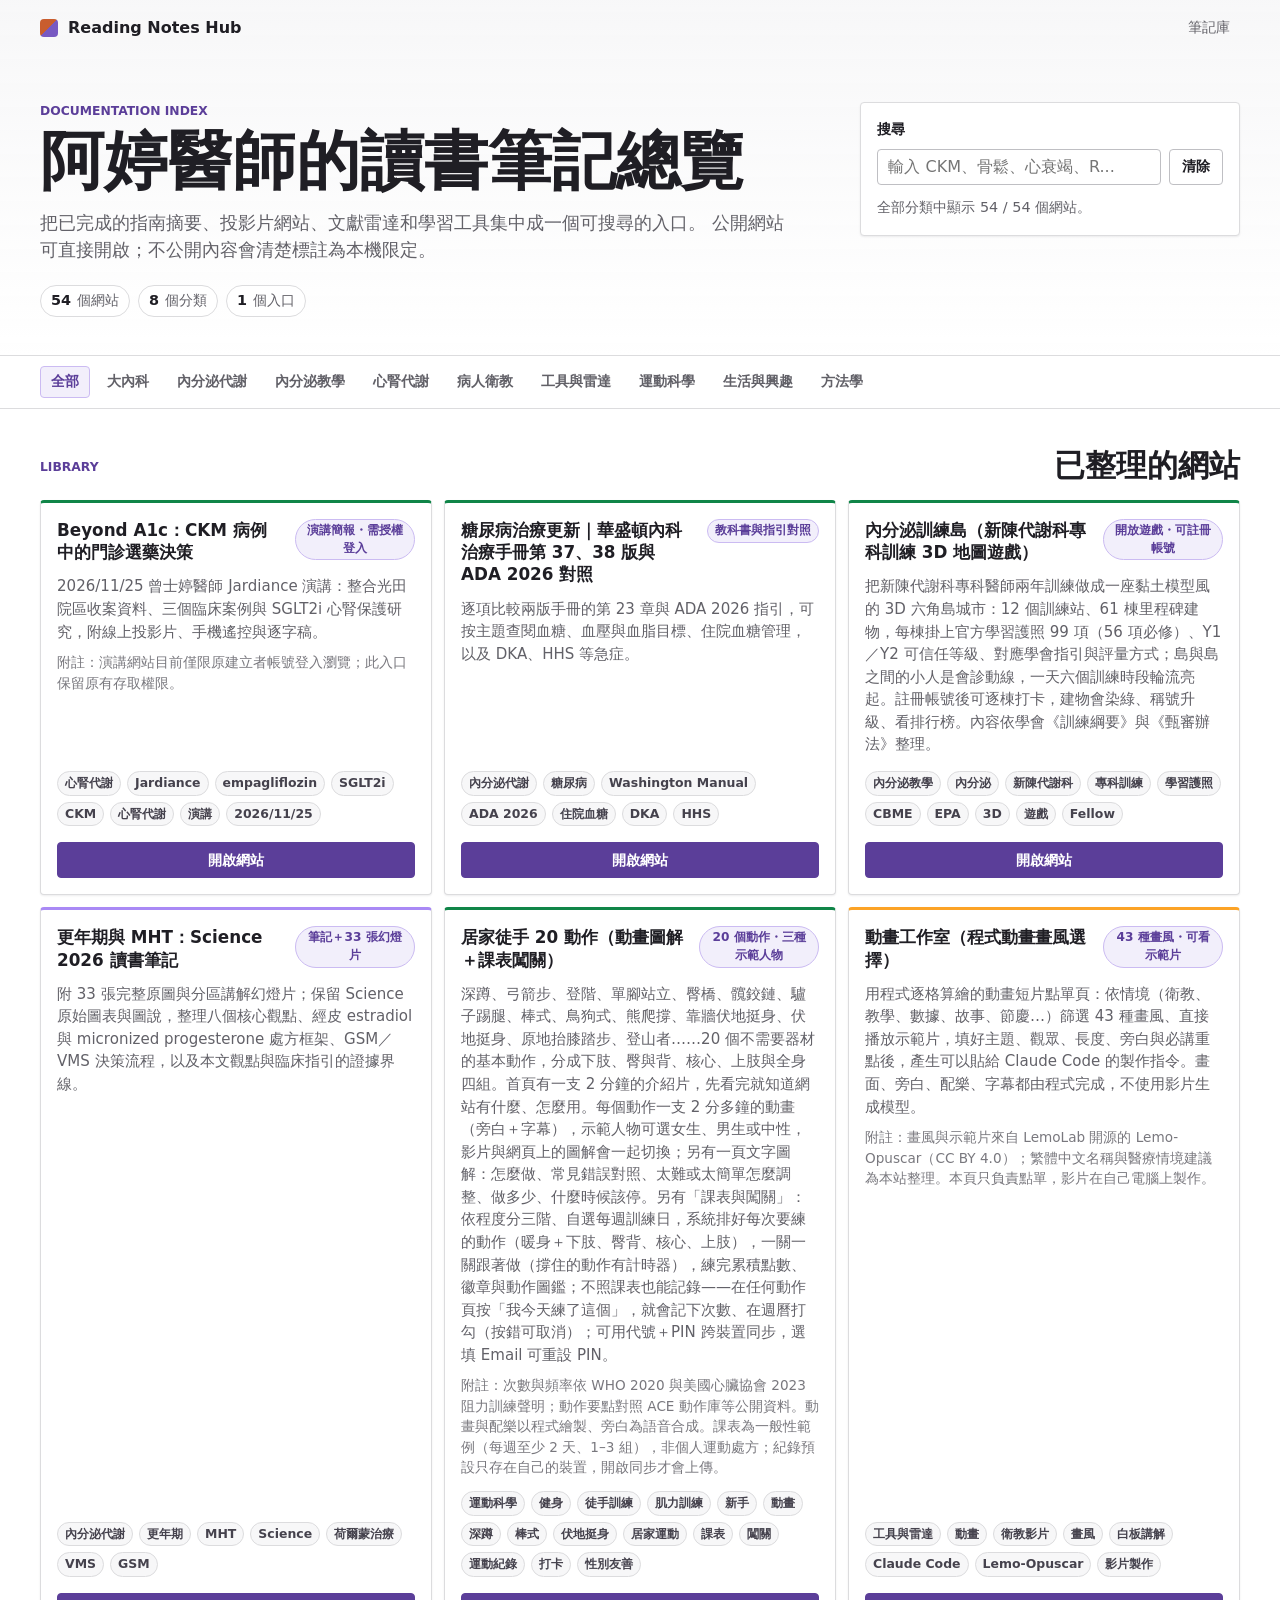
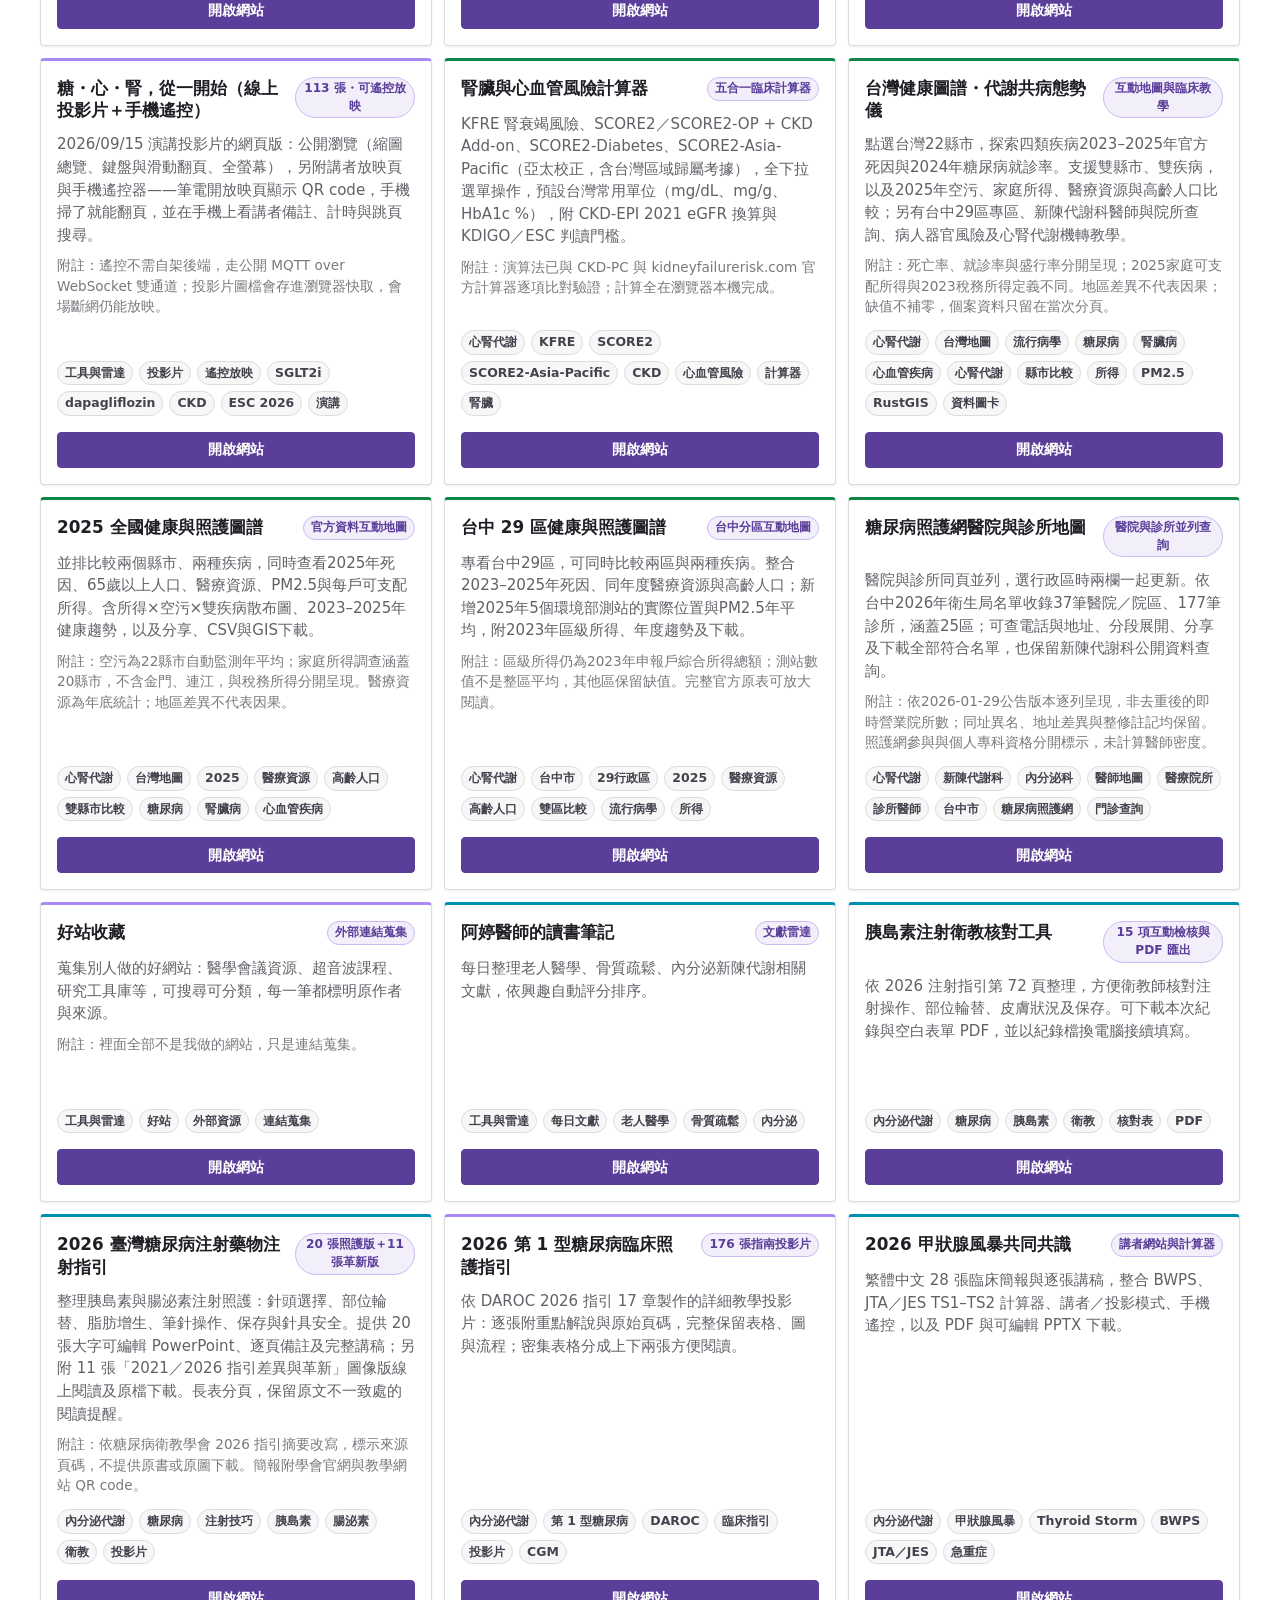
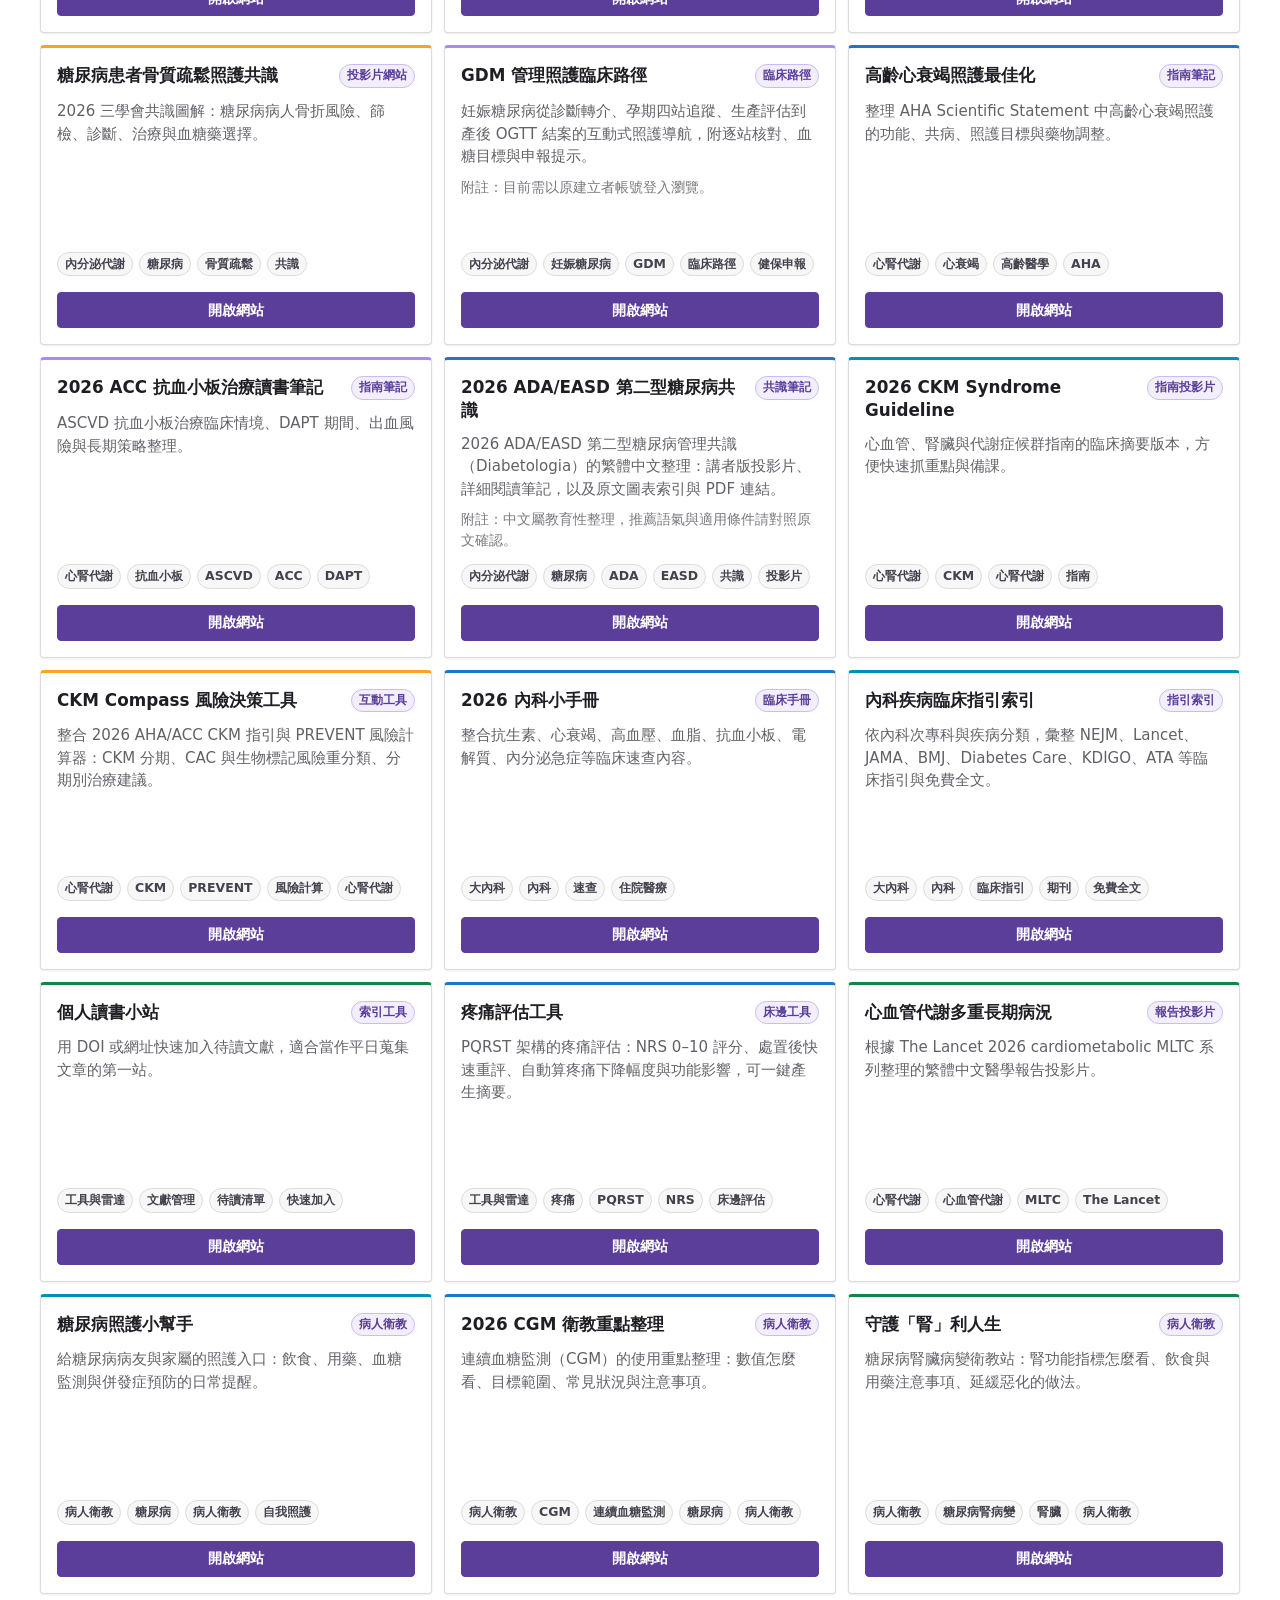
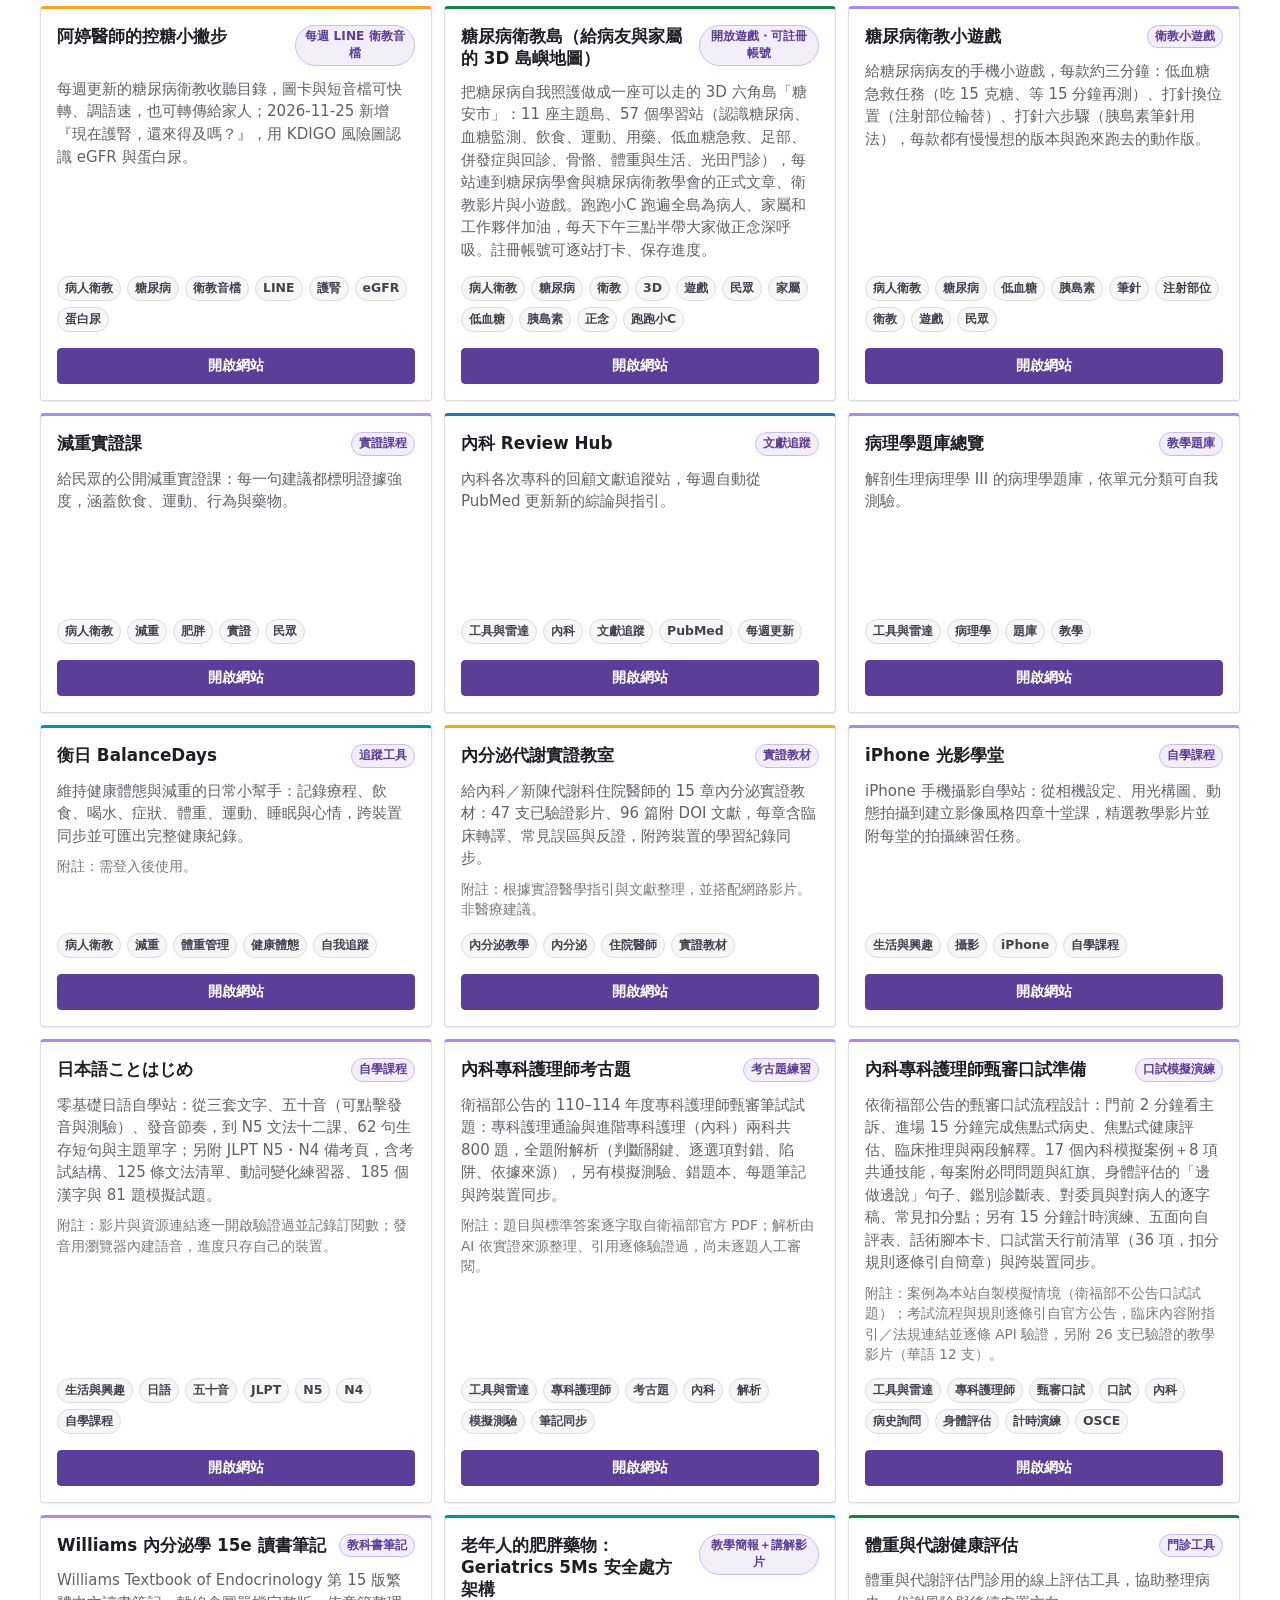
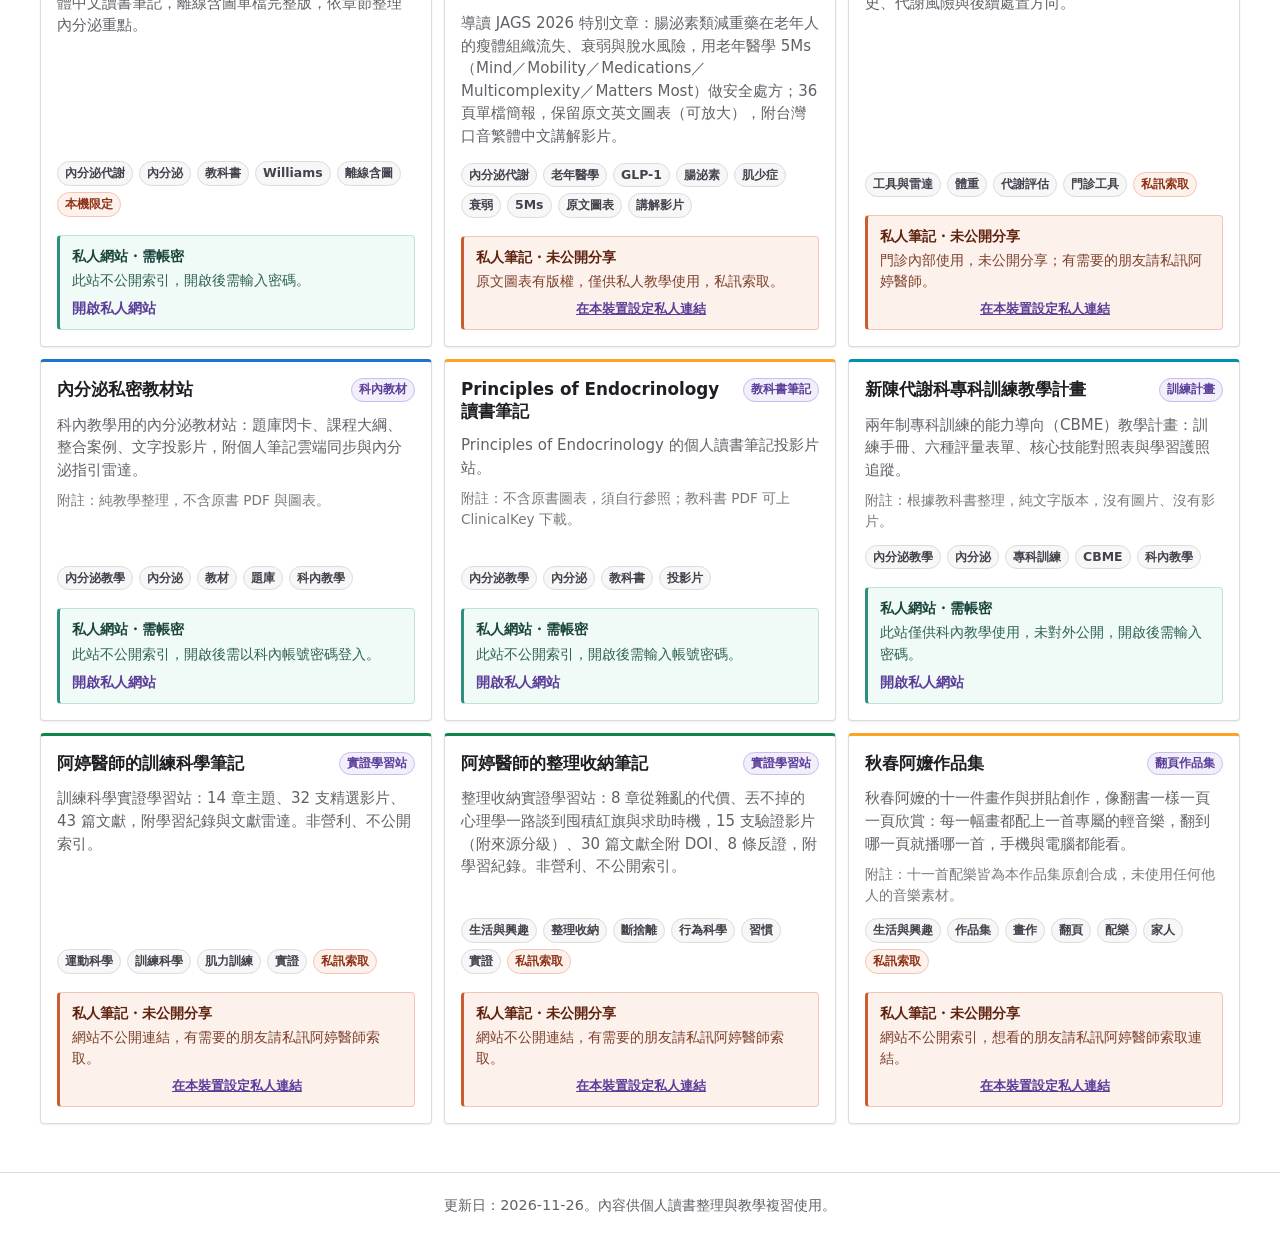
<file: index.html>
<!doctype html>
<html lang="zh-Hant">
  <head>
    <meta charset="utf-8" />
    <meta name="viewport" content="width=device-width, initial-scale=1" />
    <title>阿婷醫師的讀書筆記總覽</title>
    <meta
      name="description"
      content="整合阿婷醫師做過的醫學指南、讀書筆記、投影片網站與文獻雷達。"
    />
    <link rel="stylesheet" href="styles.css?v=20260809" />
  </head>
  <body>
    <header class="site-header">
      <nav class="nav" aria-label="主選單">
        <a class="brand" href="#top" aria-label="回到首頁">Reading Notes Hub</a>
        <div class="nav-actions">
          <a href="#library">筆記庫</a>
        </div>
      </nav>

      <section class="hero" id="top">
        <div class="hero-copy">
          <p class="eyebrow">Documentation index</p>
          <h1>阿婷醫師的讀書筆記總覽</h1>
          <p class="lede">
            把已完成的指南摘要、投影片網站、文獻雷達和學習工具集中成一個可搜尋的入口。
            公開網站可直接開啟；不公開內容會清楚標註為本機限定。
          </p>
          <div class="hero-metrics" aria-label="筆記統計">
            <span><strong id="totalCount">0</strong> 個網站</span>
            <span><strong id="topicCount">0</strong> 個分類</span>
            <span><strong>1</strong> 個入口</span>
          </div>
        </div>
        <form class="search-panel" role="search" aria-label="搜尋讀書筆記">
          <label for="searchInput">搜尋</label>
          <div class="search-row">
            <input
              id="searchInput"
              type="search"
              autocomplete="off"
              placeholder="輸入 CKM、骨鬆、心衰竭、R..."
            />
            <button type="button" id="clearSearch" aria-label="清除搜尋">清除</button>
          </div>
          <p id="resultSummary" aria-live="polite">正在整理筆記。</p>
        </form>
      </section>
    </header>

    <main>
      <section class="toolbar" aria-label="分類篩選">
        <div class="toolbar-inner">
          <button class="filter active" type="button" data-filter="all">全部</button>
          <button class="filter" type="button" data-filter="guideline">大內科</button>
          <button class="filter" type="button" data-filter="endo">內分泌代謝</button>
          <button class="filter" type="button" data-filter="endoteach">內分泌教學</button>
          <button class="filter" type="button" data-filter="cardio">心腎代謝</button>
          <button class="filter" type="button" data-filter="edu">病人衛教</button>
          <button class="filter" type="button" data-filter="tools">工具與雷達</button>
          <button class="filter" type="button" data-filter="training">運動科學</button>
          <button class="filter" type="button" data-filter="life">生活與興趣</button>
          <button class="filter" type="button" data-filter="methods">方法學</button>
        </div>
      </section>

      <section class="library" id="library" aria-labelledby="libraryTitle">
        <div class="section-heading">
          <p class="eyebrow">Library</p>
          <h2 id="libraryTitle">已整理的網站</h2>
        </div>
        <div class="cards" id="cards"></div>
      </section>

    </main>

    <footer>
      <p>更新日：2026-11-26。內容供個人讀書整理與教學複習使用。</p>
    </footer>

    <script src="app.js?v=jardiance-20261126"></script>
  </body>
</html>
</file>
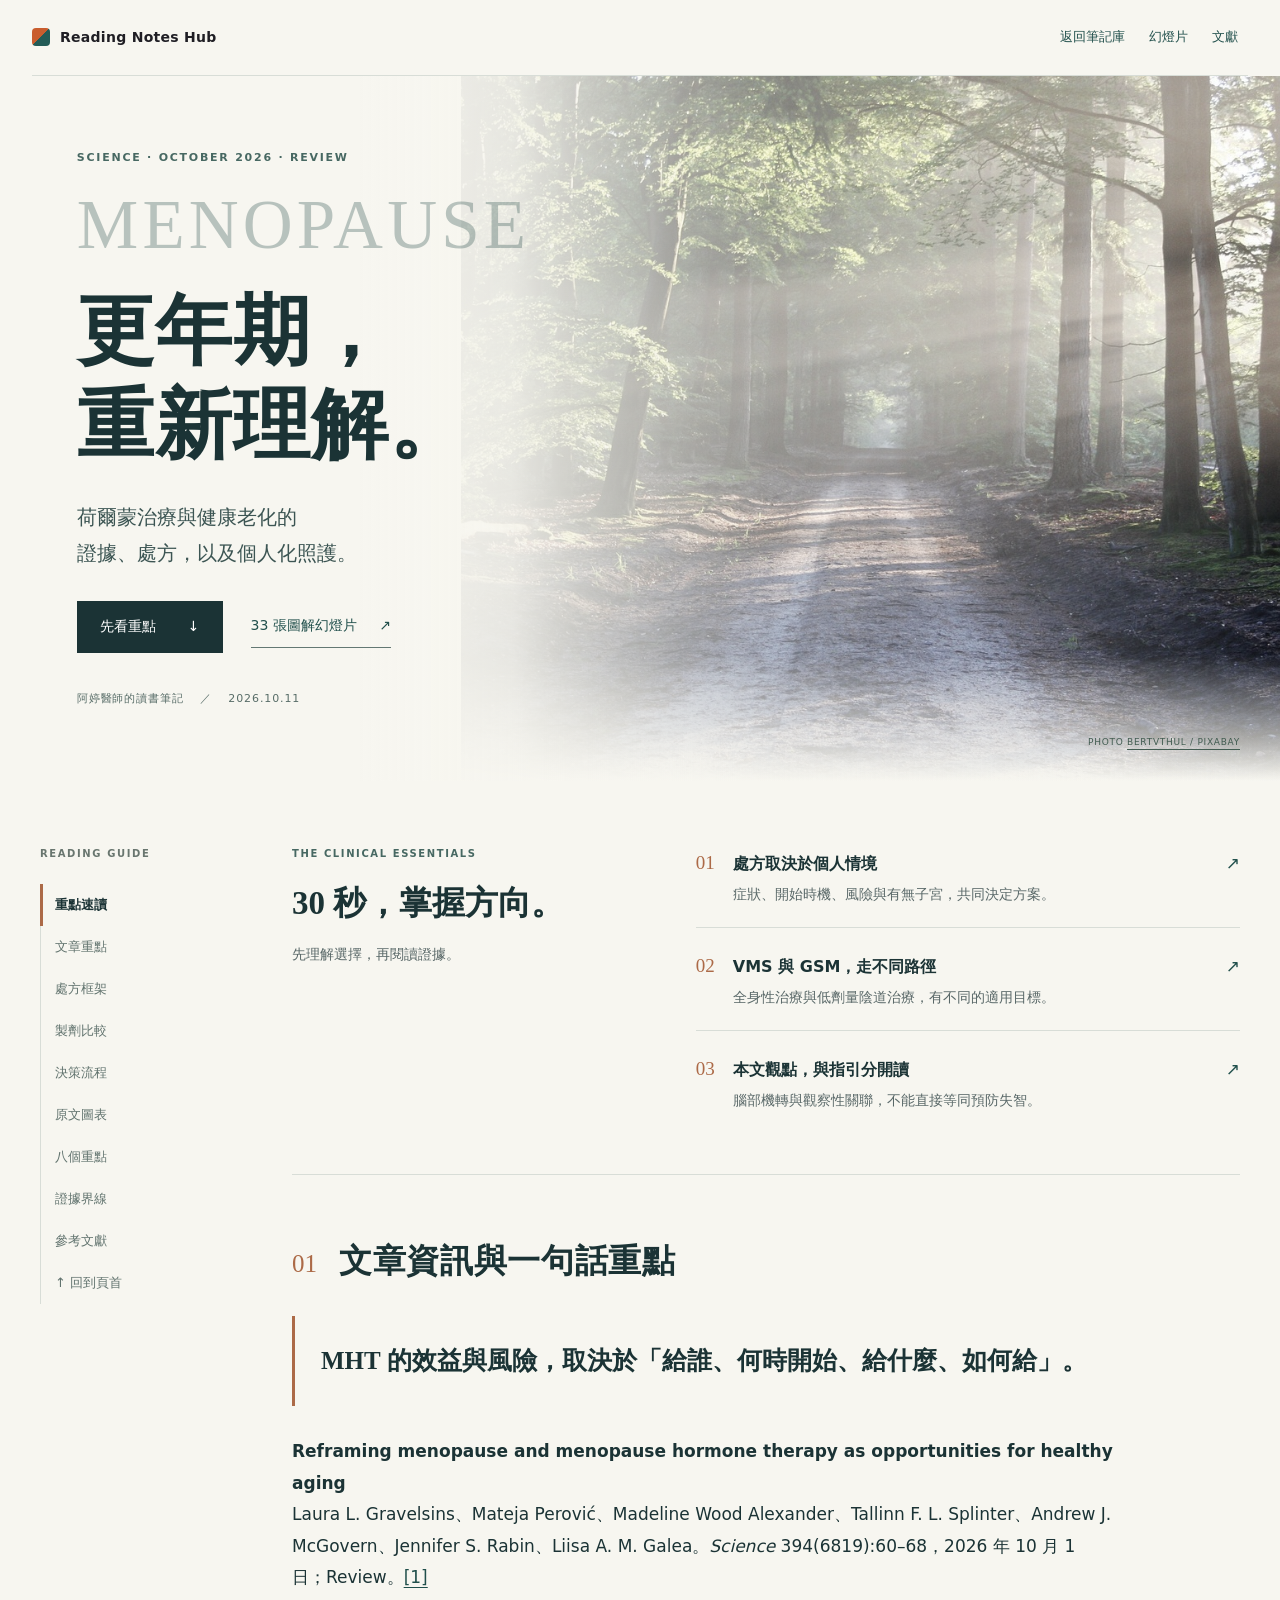
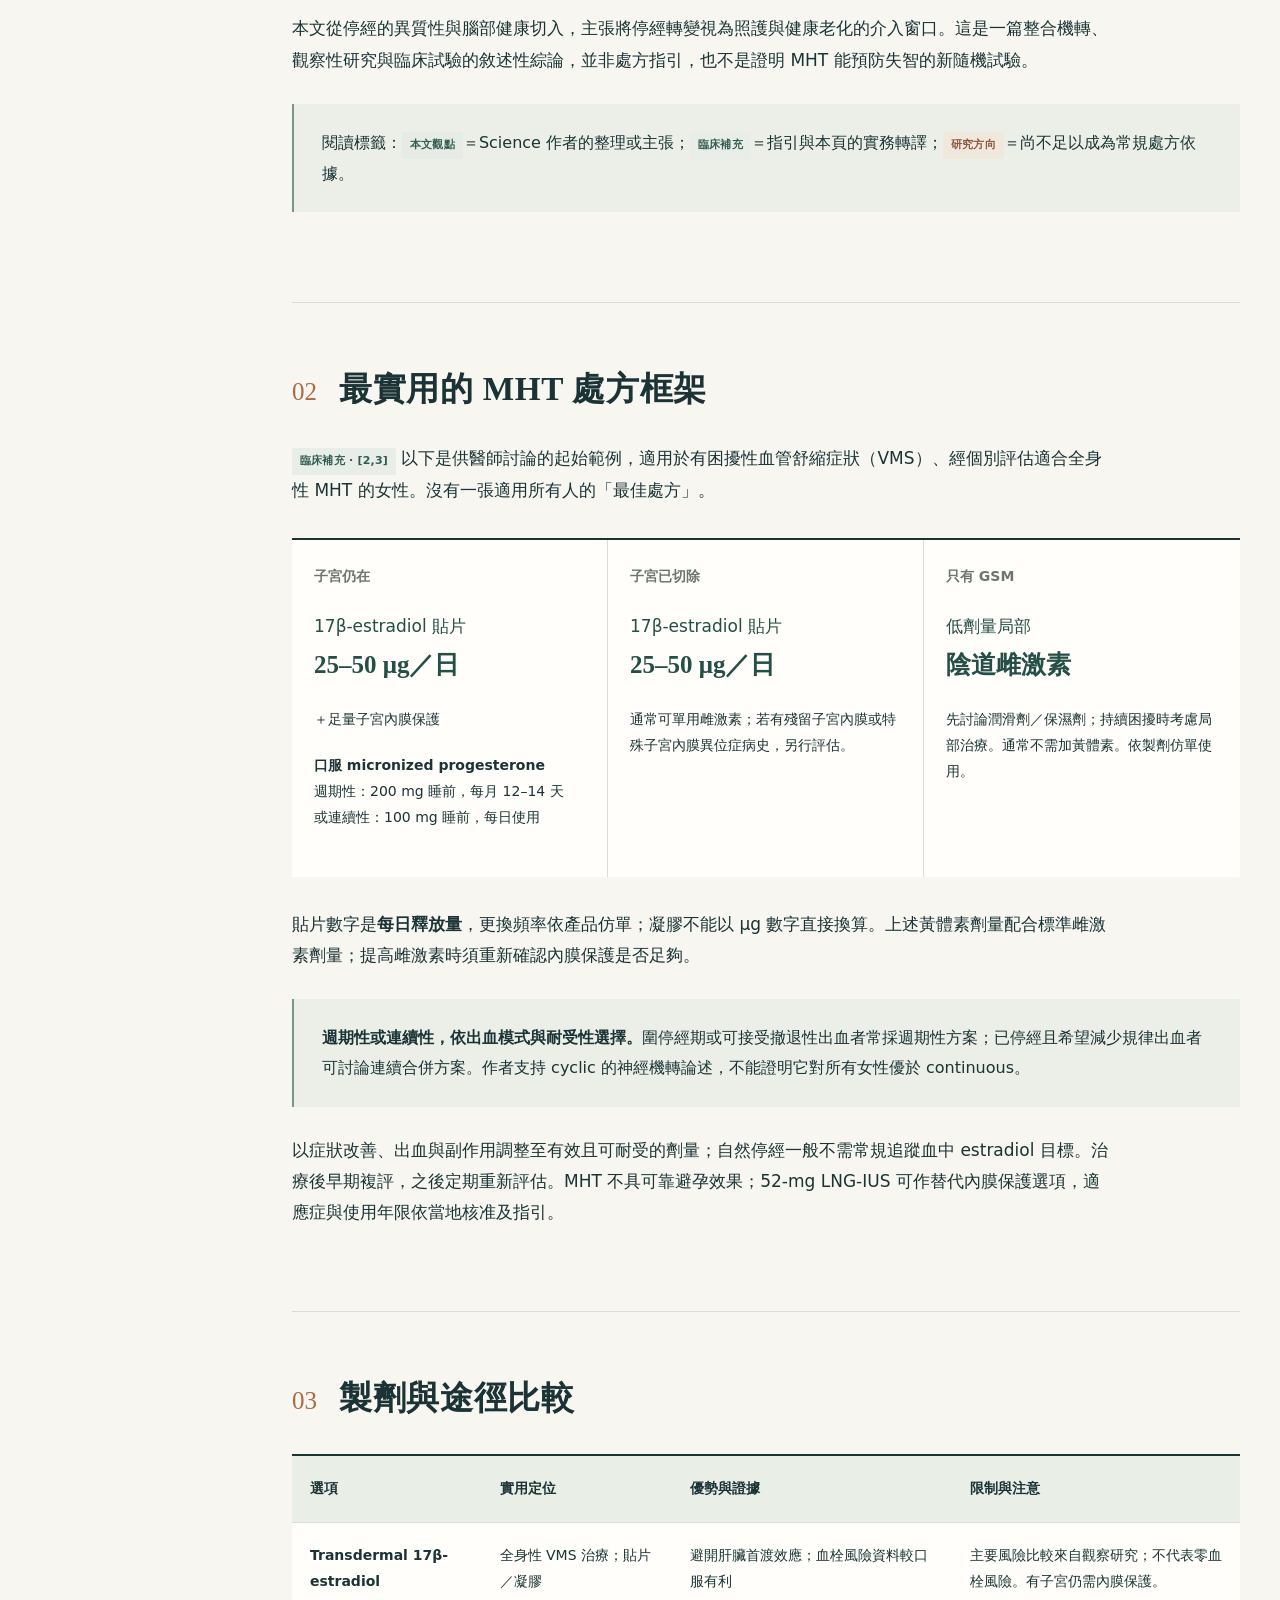
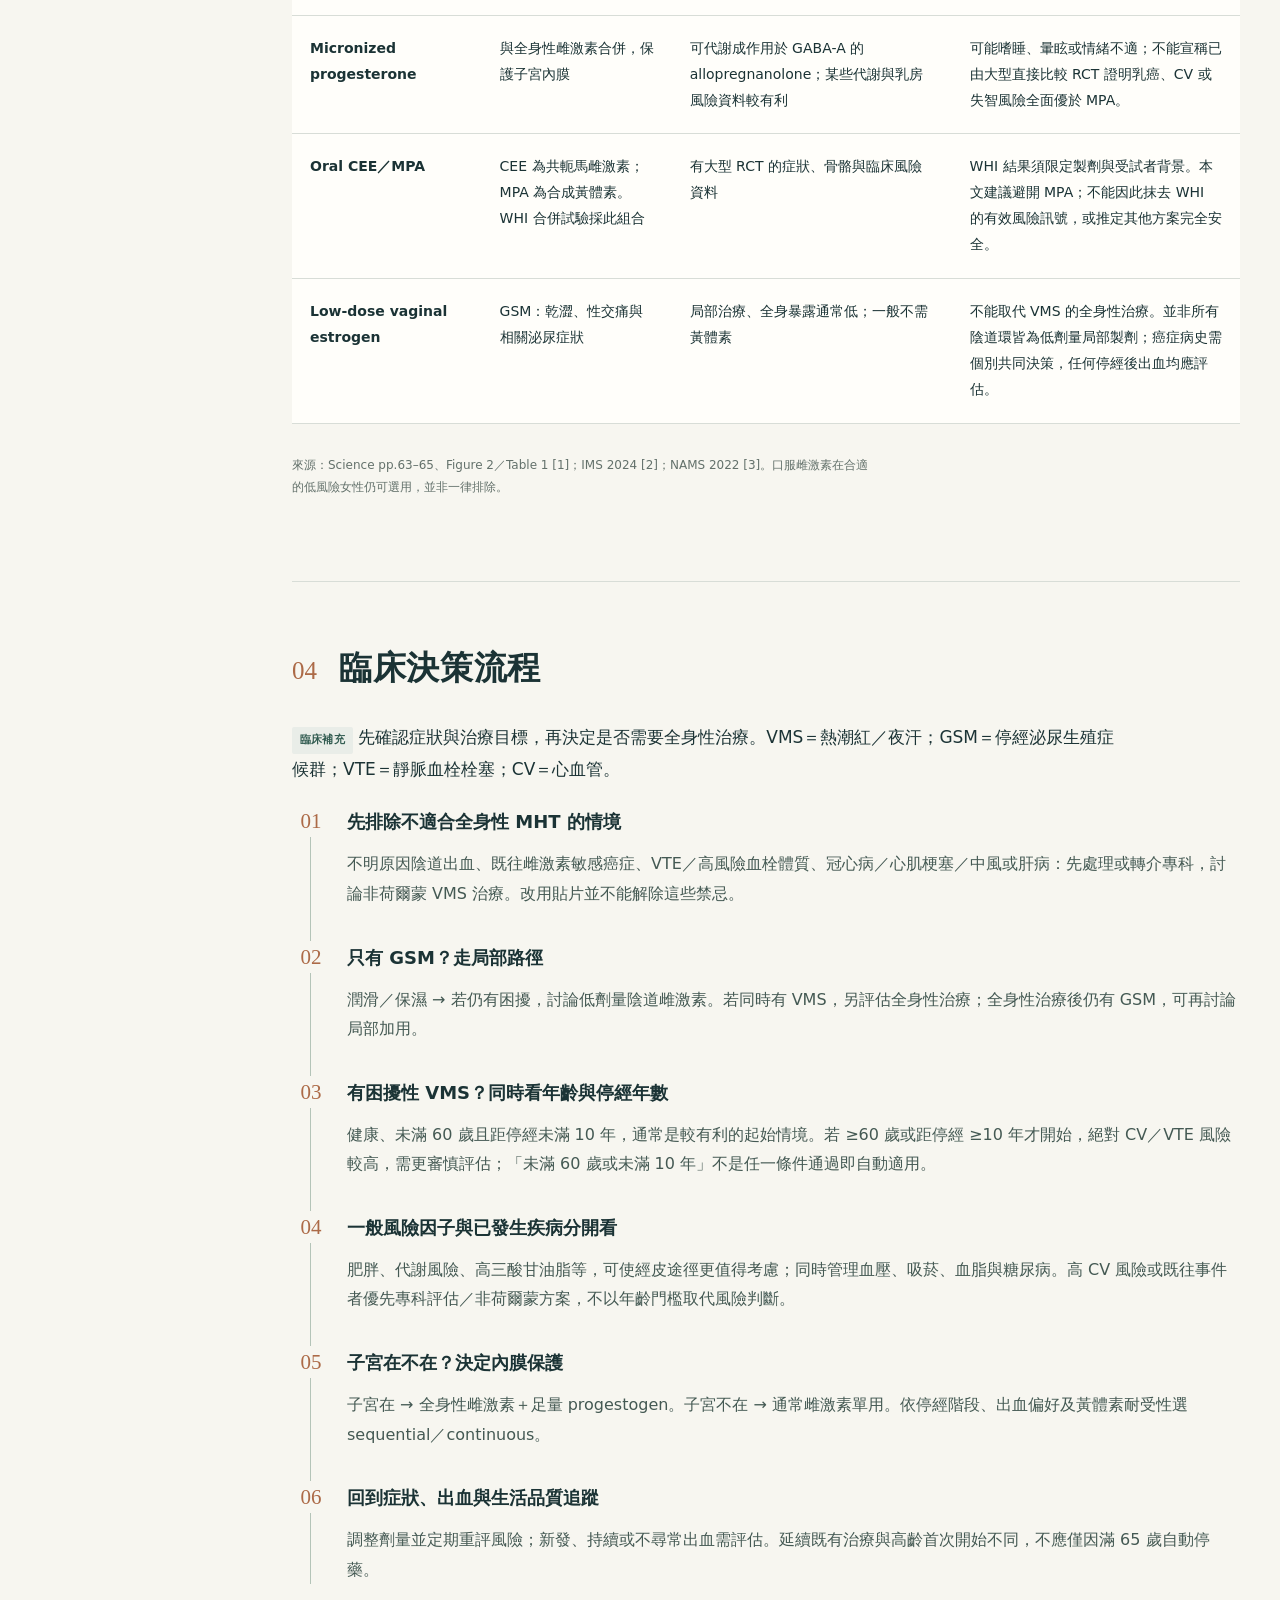
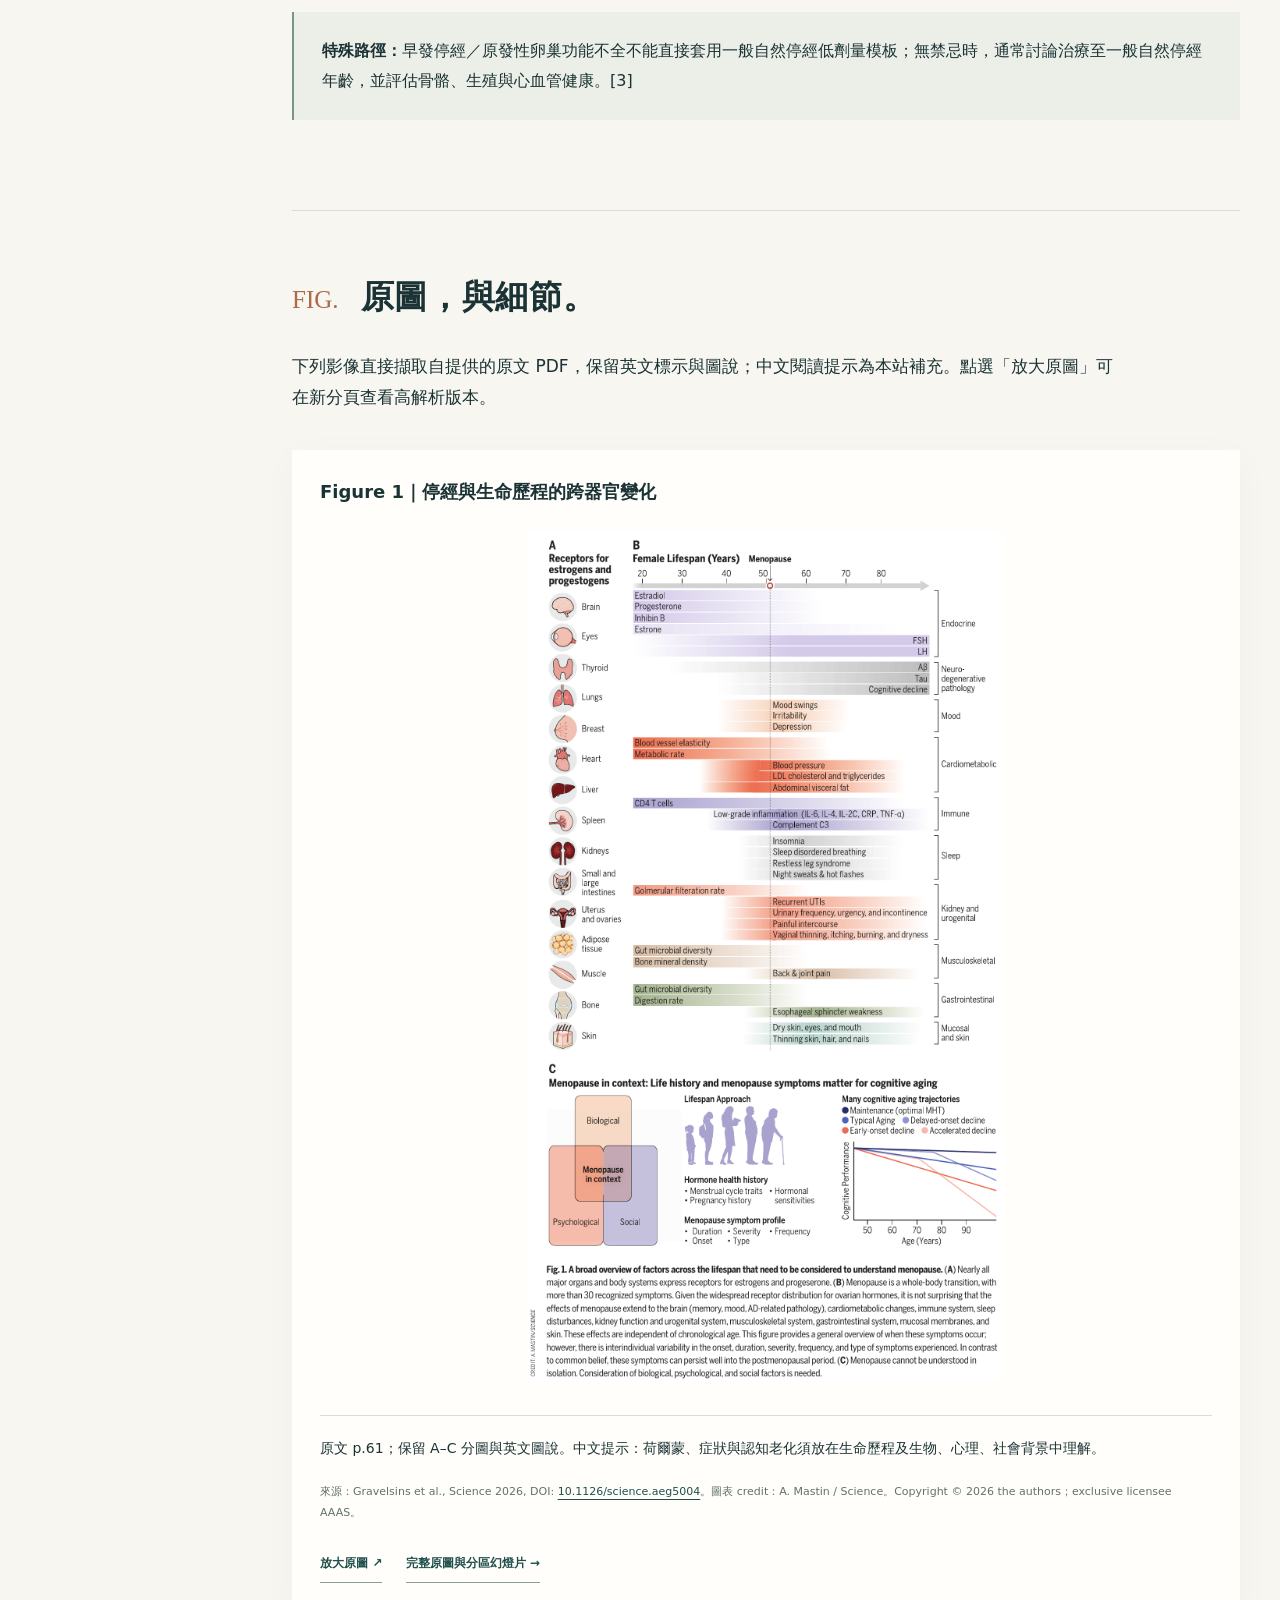
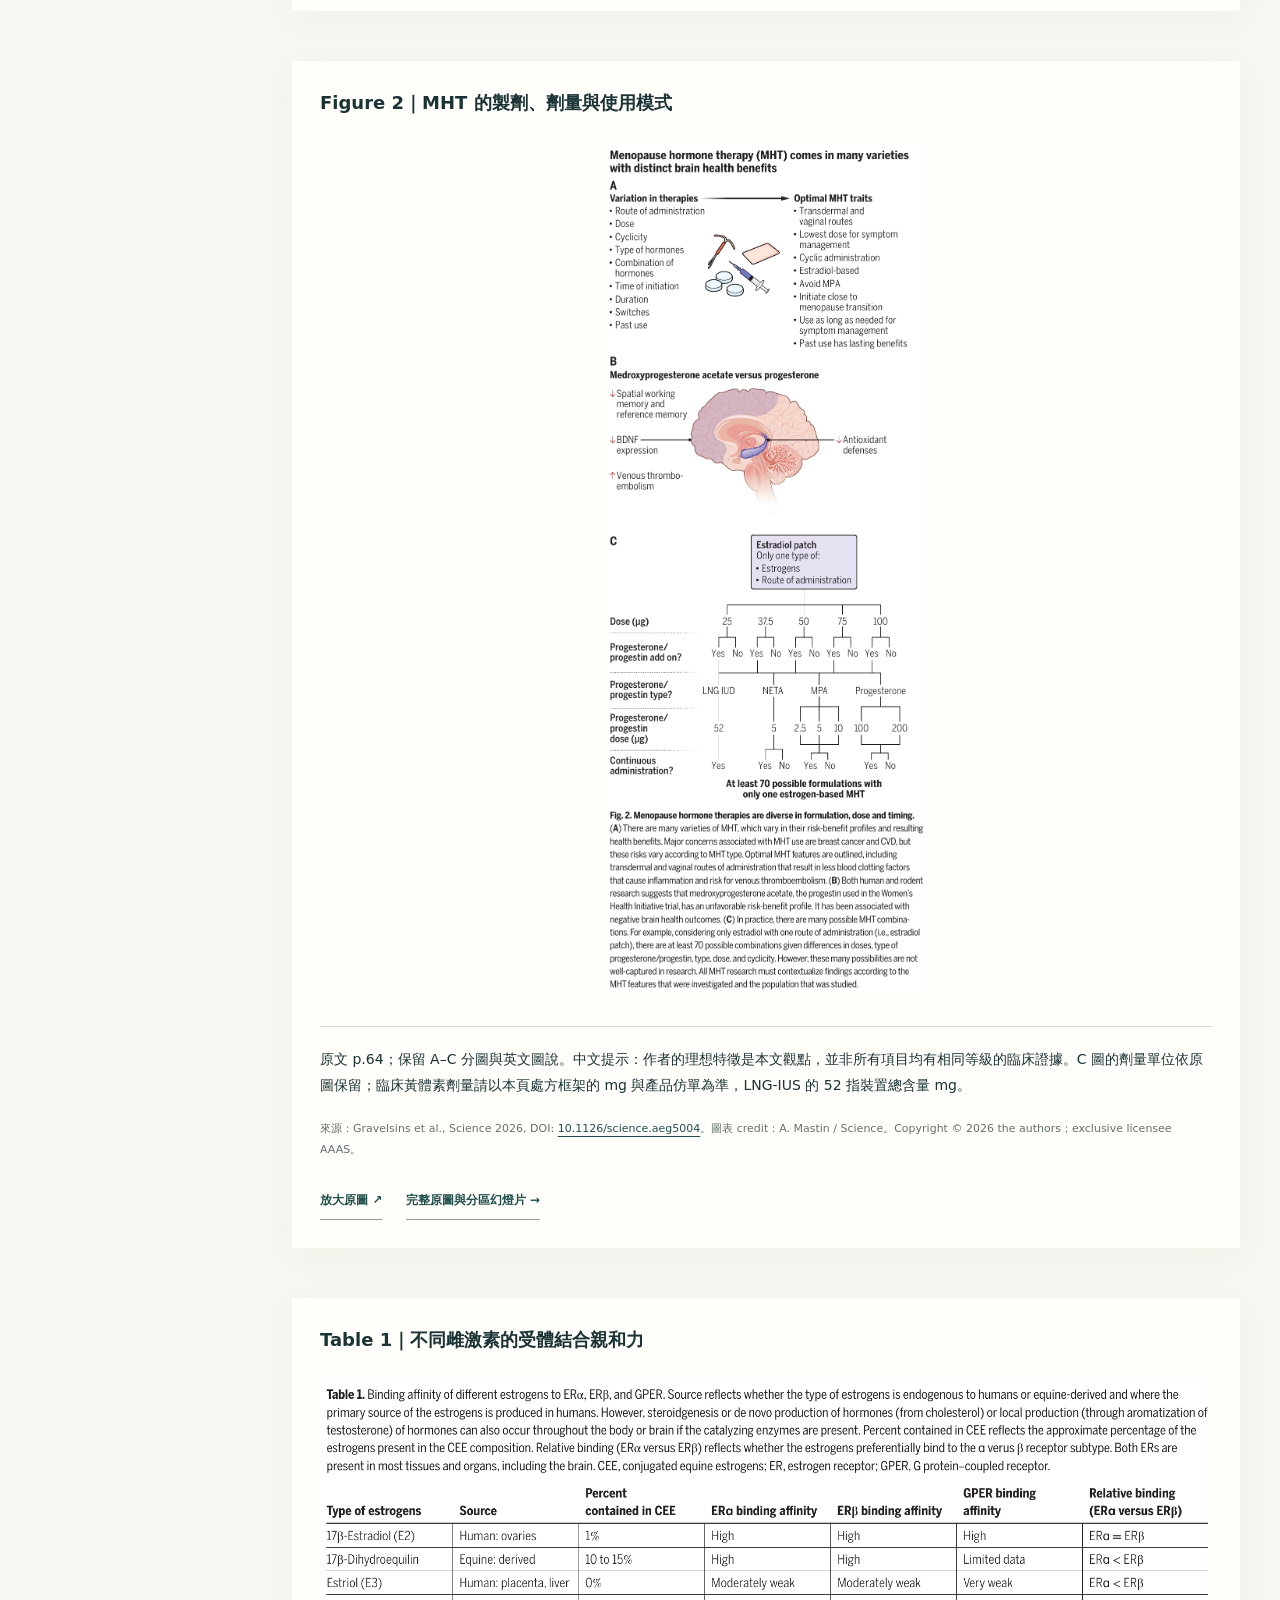
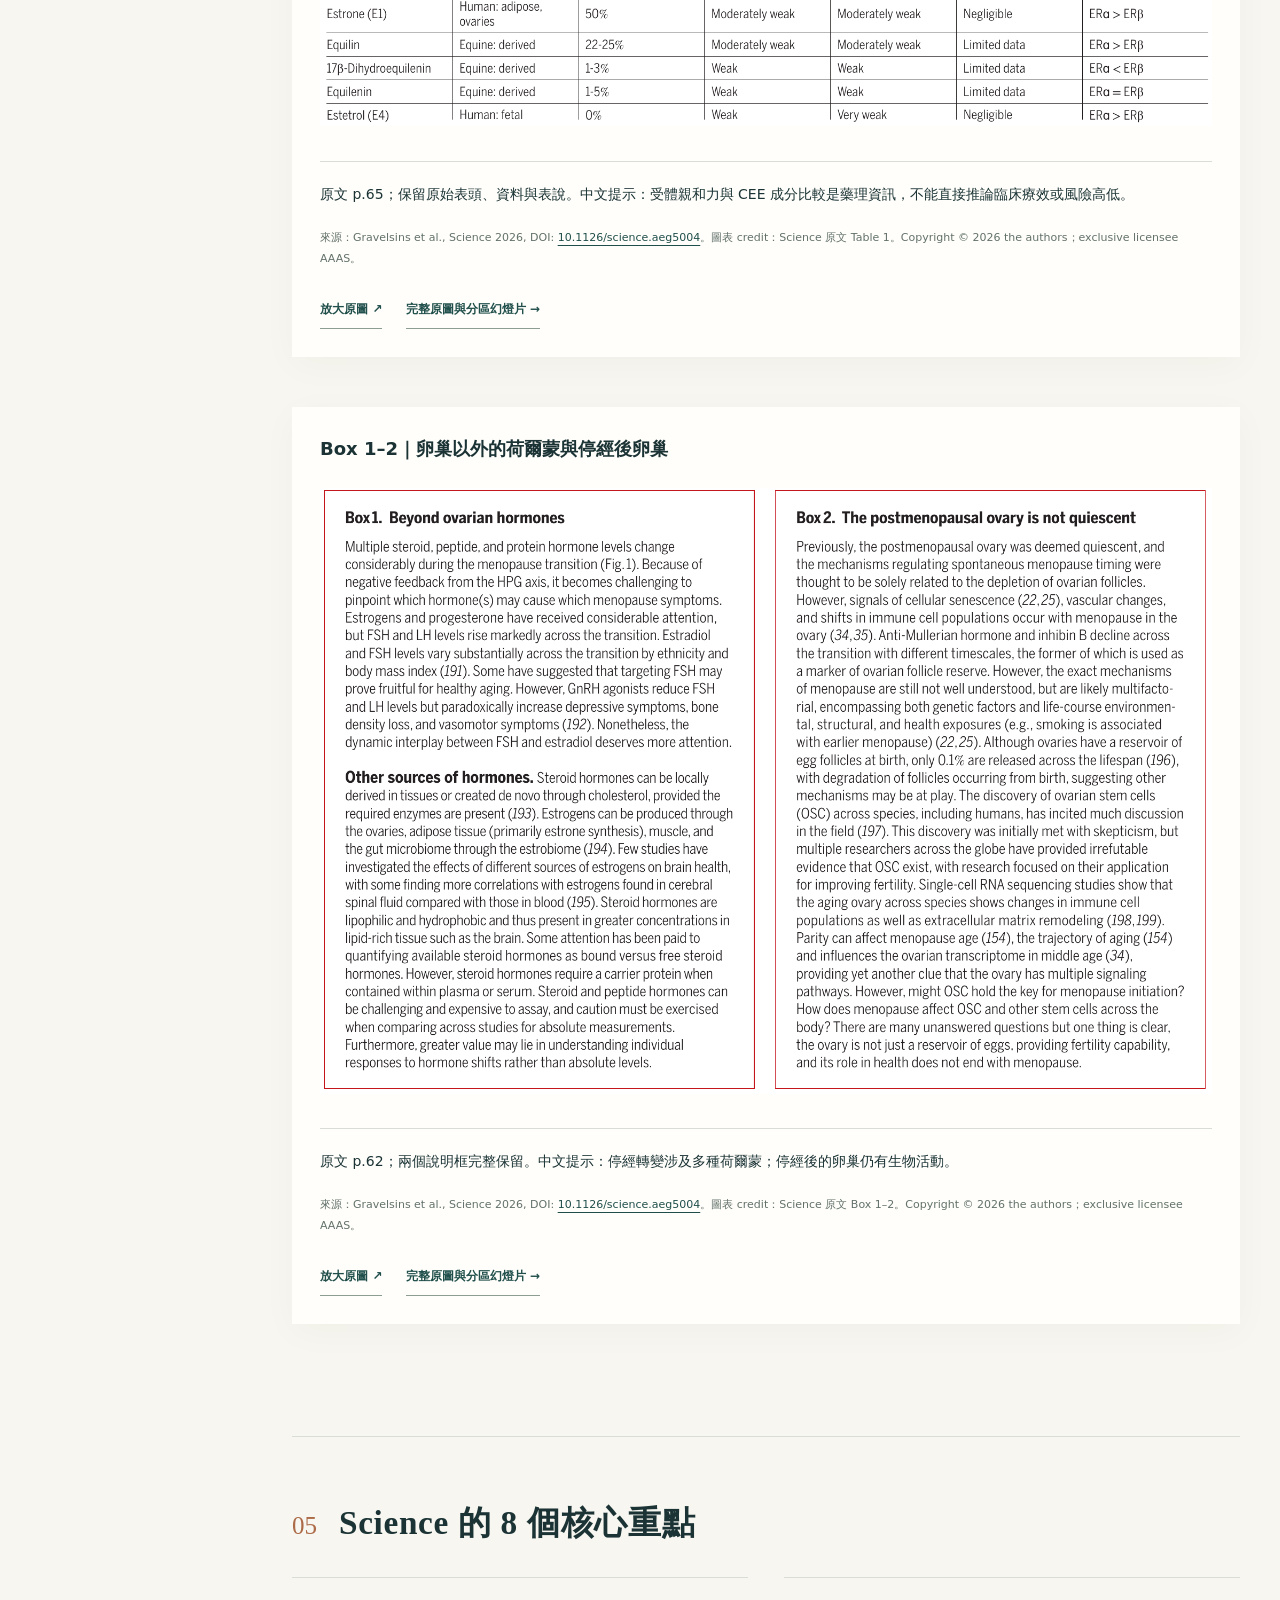
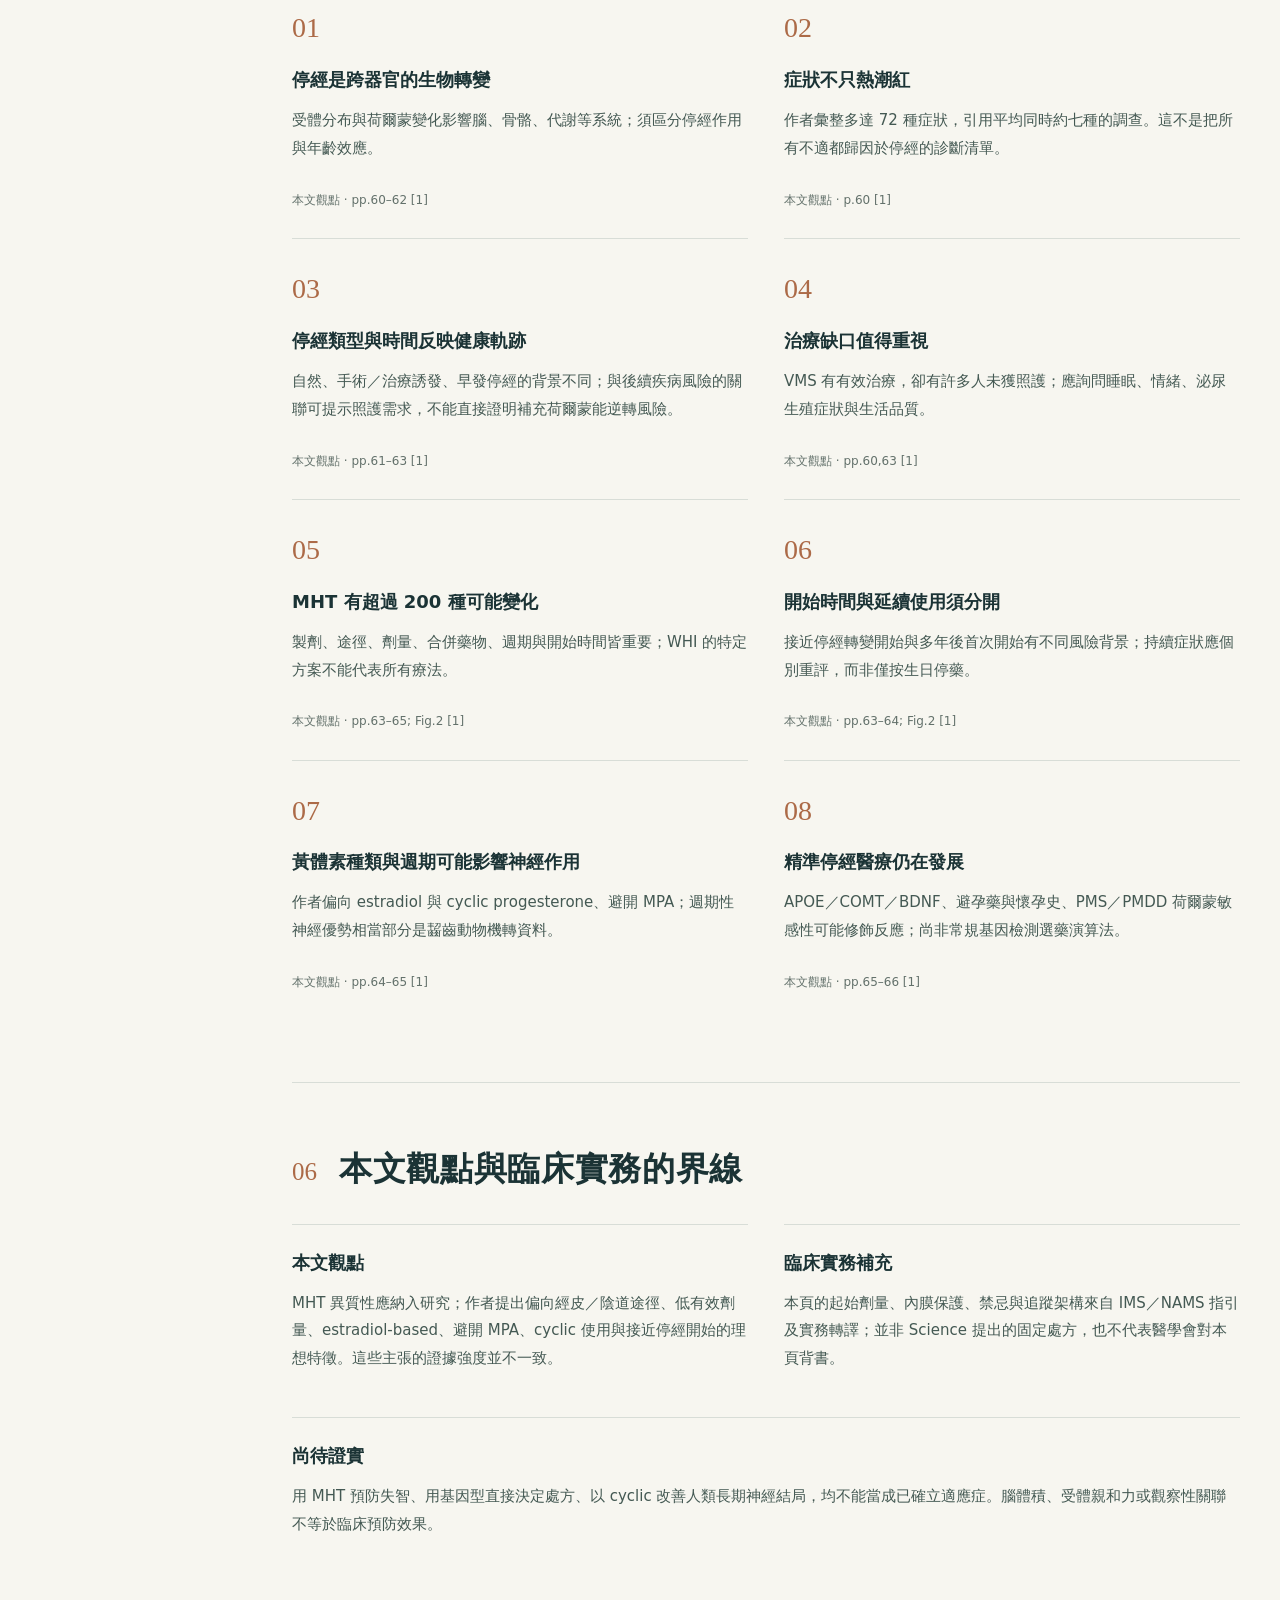
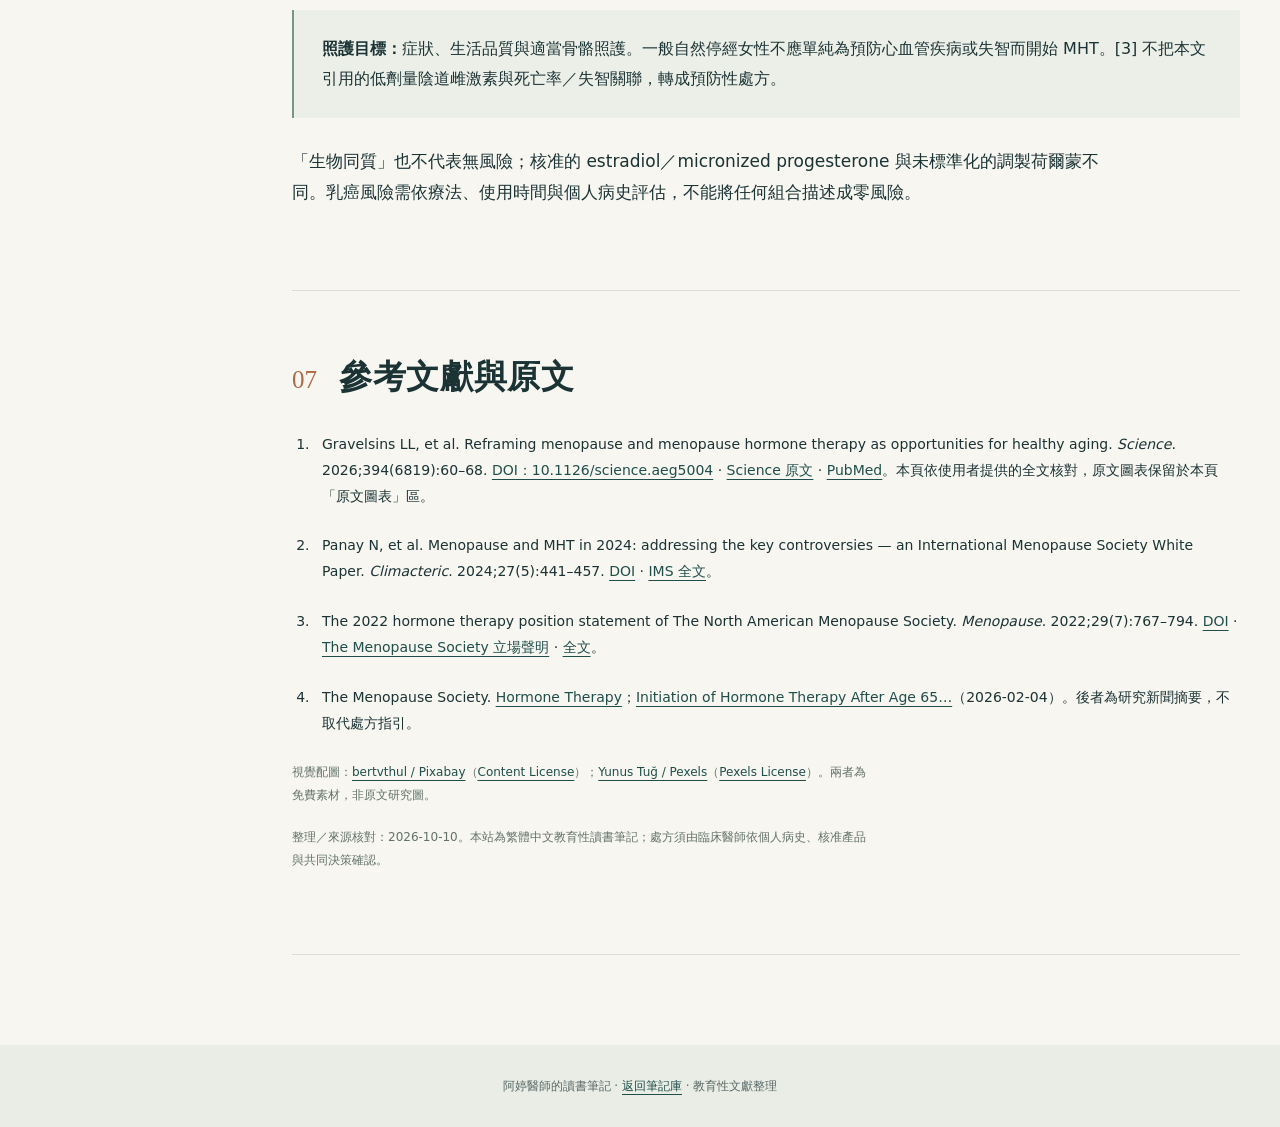
<file: articles/menopause-mht-2026/index.html>
<!doctype html><html lang="zh-Hant"><head><meta charset="utf-8"><meta name="viewport" content="width=device-width, initial-scale=1"><title>更年期與 MHT｜Science 2026 讀書筆記</title><meta name="description" content="Science 2026 更年期與荷爾蒙治療繁體中文筆記：處方框架、製劑比較、臨床決策與證據界線。"><link rel="stylesheet" href="../../styles.css?v=mht-20261010"><link rel="stylesheet" href="article.css?v=editorial-20261011"></head><body><a class="skip" href="#content">跳至文章</a><div class="reading-progress" aria-hidden="true"><span></span></div><header class="site-header" id="top"><nav class="nav" aria-label="主選單"><a class="brand" href="../../index.html">Reading Notes Hub</a><div class="nav-actions"><a href="../../index.html#library">返回筆記庫</a><a href="slides.html">幻燈片</a><a href="#references">文獻</a></div></nav><div class="hero-editorial"><div class="hero-image" aria-hidden="true"></div><div class="article-hero"><p class="eyebrow">SCIENCE · OCTOBER 2026 · REVIEW</p><p class="hero-word" aria-hidden="true">MENOPAUSE</p><h1>更年期，<br>重新理解。</h1><p class="hero-deck">荷爾蒙治療與健康老化的<br>證據、處方，以及個人化照護。</p><div class="hero-links"><a href="#quick-read" class="hero-primary">先看重點 <span>↓</span></a><a href="slides.html" class="hero-secondary">33 張圖解幻燈片 <span>↗</span></a></div><p class="hero-meta">阿婷醫師的讀書筆記 <span>／</span> 2026.10.11</p></div><p class="photo-credit">PHOTO <a href="https://pixabay.com/photos/avenue-trees-path-sunbeams-sunrays-815297/">BERTVTHUL / PIXABAY</a></p></div></header><div class="mobile-reading-nav"><label for="chapter-jump">閱讀章節</label><select id="chapter-jump"><option value="quick-read">重點速讀</option><option value="overview">文章資訊</option><option value="regimen">處方框架</option><option value="compare">製劑比較</option><option value="decision">決策流程</option><option value="original-figures">原文圖表</option><option value="eight">八個核心重點</option><option value="evidence">證據界線</option><option value="references">參考文獻</option></select><a href="slides.html">幻燈片 ↗</a></div><div class="reading-layout"><aside><nav aria-label="文章目錄"><p class="eyebrow">READING GUIDE</p><a href="#quick-read">重點速讀</a><a href="#overview">文章重點</a><a href="#regimen">處方框架</a><a href="#compare">製劑比較</a><a href="#decision">決策流程</a><a href="#original-figures">原文圖表</a><a href="#eight">八個重點</a><a href="#evidence">證據界線</a><a href="#references">參考文獻</a><a href="#top">↑ 回到頁首</a></nav></aside><main id="content"><section id="quick-read" class="quick-read"><div class="quick-heading"><p class="eyebrow">THE CLINICAL ESSENTIALS</p><h2>30 秒，掌握方向。</h2><p>先理解選擇，再閱讀證據。</p></div><div class="quick-points"><a href="#regimen"><span class="quick-number">01</span><div><h3>處方取決於個人情境</h3><p>症狀、開始時機、風險與有無子宮，共同決定方案。</p></div><span class="quick-arrow">↗</span></a><a href="#decision"><span class="quick-number">02</span><div><h3>VMS 與 GSM，走不同路徑</h3><p>全身性治療與低劑量陰道治療，有不同的適用目標。</p></div><span class="quick-arrow">↗</span></a><a href="#evidence"><span class="quick-number">03</span><div><h3>本文觀點，與指引分開讀</h3><p>腦部機轉與觀察性關聯，不能直接等同預防失智。</p></div><span class="quick-arrow">↗</span></a></div></section><section id="overview"><div class="chapter-heading"><span class="chapter-number">01</span><h2>文章資訊與一句話重點</h2></div><p class="key">MHT 的效益與風險，取決於「給誰、何時開始、給什麼、如何給」。</p><p><strong>Reframing menopause and menopause hormone therapy as opportunities for healthy aging</strong><br>Laura L. Gravelsins、Mateja Perović、Madeline Wood Alexander、Tallinn F. L. Splinter、Andrew J. McGovern、Jennifer S. Rabin、Liisa A. M. Galea。<em>Science</em> 394(6819):60–68，2026 年 10 月 1 日；Review。<a href="#ref1">[1]</a></p><p>本文從停經的異質性與腦部健康切入，主張將停經轉變視為照護與健康老化的介入窗口。這是一篇整合機轉、觀察性研究與臨床試驗的敘述性綜論，並非處方指引，也不是證明 MHT 能預防失智的新隨機試驗。</p><div class="callout">閱讀標籤：<span class="badge">本文觀點</span>＝Science 作者的整理或主張；<span class="badge practice">臨床補充</span>＝指引與本頁的實務轉譯；<span class="badge research">研究方向</span>＝尚不足以成為常規處方依據。</div></section><section id="regimen"><div class="chapter-heading"><span class="chapter-number">02</span><h2>最實用的 MHT 處方框架</h2></div><p><span class="badge practice">臨床補充 · [2,3]</span> 以下是供醫師討論的起始範例，適用於有困擾性血管舒縮症狀（VMS）、經個別評估適合全身性 MHT 的女性。沒有一張適用所有人的「最佳處方」。</p><div class="dose-grid"><article class="dose"><h3>子宮仍在</h3><p class="dose-main">17β-estradiol 貼片<br><strong>25–50 μg／日</strong></p><p>＋足量子宮內膜保護</p><p><strong>口服 micronized progesterone</strong><br>週期性：200 mg 睡前，每月 12–14 天<br>或連續性：100 mg 睡前，每日使用</p></article><article class="dose"><h3>子宮已切除</h3><p class="dose-main">17β-estradiol 貼片<br><strong>25–50 μg／日</strong></p><p>通常可單用雌激素；若有殘留子宮內膜或特殊子宮內膜異位症病史，另行評估。</p></article><article class="dose"><h3>只有 GSM</h3><p class="dose-main">低劑量局部<br><strong>陰道雌激素</strong></p><p>先討論潤滑劑／保濕劑；持續困擾時考慮局部治療。通常不需加黃體素。依製劑仿單使用。</p></article></div><p>貼片數字是<strong>每日釋放量</strong>，更換頻率依產品仿單；凝膠不能以 μg 數字直接換算。上述黃體素劑量配合標準雌激素劑量；提高雌激素時須重新確認內膜保護是否足夠。</p><div class="callout"><strong>週期性或連續性，依出血模式與耐受性選擇。</strong>圍停經期或可接受撤退性出血者常採週期性方案；已停經且希望減少規律出血者可討論連續合併方案。作者支持 cyclic 的神經機轉論述，不能證明它對所有女性優於 continuous。</div><p>以症狀改善、出血與副作用調整至有效且可耐受的劑量；自然停經一般不需常規追蹤血中 estradiol 目標。治療後早期複評，之後定期重新評估。MHT 不具可靠避孕效果；52-mg LNG-IUS 可作替代內膜保護選項，適應症與使用年限依當地核准及指引。</p></section><section id="compare"><div class="chapter-heading"><span class="chapter-number">03</span><h2>製劑與途徑比較</h2></div><div class="table-wrap" role="region" aria-label="荷爾蒙製劑比較" tabindex="0"><table><thead><tr><th>選項</th><th>實用定位</th><th>優勢與證據</th><th>限制與注意</th></tr></thead><tbody><tr><th>Transdermal 17β-estradiol</th><td>全身性 VMS 治療；貼片／凝膠</td><td>避開肝臟首渡效應；血栓風險資料較口服有利</td><td>主要風險比較來自觀察研究；不代表零血栓風險。有子宮仍需內膜保護。</td></tr><tr><th>Micronized progesterone</th><td>與全身性雌激素合併，保護子宮內膜</td><td>可代謝成作用於 GABA-A 的 allopregnanolone；某些代謝與乳房風險資料較有利</td><td>可能嗜睡、暈眩或情緒不適；不能宣稱已由大型直接比較 RCT 證明乳癌、CV 或失智風險全面優於 MPA。</td></tr><tr><th>Oral CEE／MPA</th><td>CEE 為共軛馬雌激素；MPA 為合成黃體素。WHI 合併試驗採此組合</td><td>有大型 RCT 的症狀、骨骼與臨床風險資料</td><td>WHI 結果須限定製劑與受試者背景。本文建議避開 MPA；不能因此抹去 WHI 的有效風險訊號，或推定其他方案完全安全。</td></tr><tr><th>Low-dose vaginal estrogen</th><td>GSM：乾澀、性交痛與相關泌尿症狀</td><td>局部治療、全身暴露通常低；一般不需黃體素</td><td>不能取代 VMS 的全身性治療。並非所有陰道環皆為低劑量局部製劑；癌症病史需個別共同決策，任何停經後出血均應評估。</td></tr></tbody></table></div><p class="source-note">來源：Science pp.63–65、Figure 2／Table 1 [1]；IMS 2024 [2]；NAMS 2022 [3]。口服雌激素在合適的低風險女性仍可選用，並非一律排除。</p></section><section id="decision"><div class="chapter-heading"><span class="chapter-number">04</span><h2>臨床決策流程</h2></div><p><span class="badge practice">臨床補充</span> 先確認症狀與治療目標，再決定是否需要全身性治療。VMS＝熱潮紅／夜汗；GSM＝停經泌尿生殖症候群；VTE＝靜脈血栓栓塞；CV＝心血管。</p><ol class="flow"><li><h3>先排除不適合全身性 MHT 的情境</h3><p>不明原因陰道出血、既往雌激素敏感癌症、VTE／高風險血栓體質、冠心病／心肌梗塞／中風或肝病：先處理或轉介專科，討論非荷爾蒙 VMS 治療。改用貼片並不能解除這些禁忌。</p></li><li><h3>只有 GSM？走局部路徑</h3><p>潤滑／保濕 → 若仍有困擾，討論低劑量陰道雌激素。若同時有 VMS，另評估全身性治療；全身性治療後仍有 GSM，可再討論局部加用。</p></li><li><h3>有困擾性 VMS？同時看年齡與停經年數</h3><p>健康、未滿 60 歲且距停經未滿 10 年，通常是較有利的起始情境。若 ≥60 歲或距停經 ≥10 年才開始，絕對 CV／VTE 風險較高，需更審慎評估；「未滿 60 歲或未滿 10 年」不是任一條件通過即自動適用。</p></li><li><h3>一般風險因子與已發生疾病分開看</h3><p>肥胖、代謝風險、高三酸甘油脂等，可使經皮途徑更值得考慮；同時管理血壓、吸菸、血脂與糖尿病。高 CV 風險或既往事件者優先專科評估／非荷爾蒙方案，不以年齡門檻取代風險判斷。</p></li><li><h3>子宮在不在？決定內膜保護</h3><p>子宮在 → 全身性雌激素＋足量 progestogen。子宮不在 → 通常雌激素單用。依停經階段、出血偏好及黃體素耐受性選 sequential／continuous。</p></li><li><h3>回到症狀、出血與生活品質追蹤</h3><p>調整劑量並定期重評風險；新發、持續或不尋常出血需評估。延續既有治療與高齡首次開始不同，不應僅因滿 65 歲自動停藥。</p></li></ol><div class="callout"><strong>特殊路徑：</strong>早發停經／原發性卵巢功能不全不能直接套用一般自然停經低劑量模板；無禁忌時，通常討論治療至一般自然停經年齡，並評估骨骼、生殖與心血管健康。[3]</div></section><section id="original-figures"><div class="chapter-heading"><span class="chapter-number">FIG.</span><h2>原圖，與細節。</h2></div><p>下列影像直接擷取自提供的原文 PDF，保留英文標示與圖說；中文閱讀提示為本站補充。點選「放大原圖」可在新分頁查看高解析版本。</p><figure class="original-figure"><h3>Figure 1｜停經與生命歷程的跨器官變化</h3><a href="assets/figure-1.png" target="_blank" rel="noopener" aria-label="放大 Figure 1｜停經與生命歷程的跨器官變化"><img src="assets/figure-1.png" alt="Figure 1｜停經與生命歷程的跨器官變化，含原文標示與完整圖說" loading="lazy"></a><figcaption><p>原文 p.61；保留 A–C 分圖與英文圖說。中文提示：荷爾蒙、症狀與認知老化須放在生命歷程及生物、心理、社會背景中理解。</p><p class="source-note">來源：Gravelsins et al., Science 2026, DOI: <a href="https://doi.org/10.1126/science.aeg5004">10.1126/science.aeg5004</a>。圖表 credit：A. Mastin / Science。Copyright © 2026 the authors；exclusive licensee AAAS。</p><a class="enlarge" href="assets/figure-1.png" target="_blank" rel="noopener">放大原圖 ↗</a> <a class="enlarge" href="slides.html#slide-4">完整原圖與分區幻燈片 →</a></figcaption></figure><figure class="original-figure"><h3>Figure 2｜MHT 的製劑、劑量與使用模式</h3><a href="assets/figure-2.png" target="_blank" rel="noopener" aria-label="放大 Figure 2｜MHT 的製劑、劑量與使用模式"><img src="assets/figure-2.png" alt="Figure 2｜MHT 的製劑、劑量與使用模式，含原文標示與完整圖說" loading="lazy"></a><figcaption><p>原文 p.64；保留 A–C 分圖與英文圖說。中文提示：作者的理想特徵是本文觀點，並非所有項目均有相同等級的臨床證據。C 圖的劑量單位依原圖保留；臨床黃體素劑量請以本頁處方框架的 mg 與產品仿單為準，LNG-IUS 的 52 指裝置總含量 mg。</p><p class="source-note">來源：Gravelsins et al., Science 2026, DOI: <a href="https://doi.org/10.1126/science.aeg5004">10.1126/science.aeg5004</a>。圖表 credit：A. Mastin / Science。Copyright © 2026 the authors；exclusive licensee AAAS。</p><a class="enlarge" href="assets/figure-2.png" target="_blank" rel="noopener">放大原圖 ↗</a> <a class="enlarge" href="slides.html#slide-11">完整原圖與分區幻燈片 →</a></figcaption></figure><figure class="original-figure"><h3>Table 1｜不同雌激素的受體結合親和力</h3><a href="assets/table-1.png" target="_blank" rel="noopener" aria-label="放大 Table 1｜不同雌激素的受體結合親和力"><img src="assets/table-1.png" alt="Table 1｜不同雌激素的受體結合親和力，含原文標示與完整圖說" loading="lazy"></a><figcaption><p>原文 p.65；保留原始表頭、資料與表說。中文提示：受體親和力與 CEE 成分比較是藥理資訊，不能直接推論臨床療效或風險高低。</p><p class="source-note">來源：Gravelsins et al., Science 2026, DOI: <a href="https://doi.org/10.1126/science.aeg5004">10.1126/science.aeg5004</a>。圖表 credit：Science 原文 Table 1。Copyright © 2026 the authors；exclusive licensee AAAS。</p><a class="enlarge" href="assets/table-1.png" target="_blank" rel="noopener">放大原圖 ↗</a> <a class="enlarge" href="slides.html#slide-17">完整原圖與分區幻燈片 →</a></figcaption></figure><figure class="original-figure"><h3>Box 1–2｜卵巢以外的荷爾蒙與停經後卵巢</h3><a href="assets/boxes-1-2.png" target="_blank" rel="noopener" aria-label="放大 Box 1–2｜卵巢以外的荷爾蒙與停經後卵巢"><img src="assets/boxes-1-2.png" alt="Box 1–2｜卵巢以外的荷爾蒙與停經後卵巢，含原文標示與完整圖說" loading="lazy"></a><figcaption><p>原文 p.62；兩個說明框完整保留。中文提示：停經轉變涉及多種荷爾蒙；停經後的卵巢仍有生物活動。</p><p class="source-note">來源：Gravelsins et al., Science 2026, DOI: <a href="https://doi.org/10.1126/science.aeg5004">10.1126/science.aeg5004</a>。圖表 credit：Science 原文 Box 1–2。Copyright © 2026 the authors；exclusive licensee AAAS。</p><a class="enlarge" href="assets/boxes-1-2.png" target="_blank" rel="noopener">放大原圖 ↗</a> <a class="enlarge" href="slides.html#slide-20">完整原圖與分區幻燈片 →</a></figcaption></figure></section><section id="eight"><div class="chapter-heading"><span class="chapter-number">05</span><h2>Science 的 8 個核心重點</h2></div><div class="point-grid"><article><span class="point-number">01</span><h3>停經是跨器官的生物轉變</h3><p>受體分布與荷爾蒙變化影響腦、骨骼、代謝等系統；須區分停經作用與年齡效應。</p><small>本文觀點 · pp.60–62 [1]</small></article><article><span class="point-number">02</span><h3>症狀不只熱潮紅</h3><p>作者彙整多達 72 種症狀，引用平均同時約七種的調查。這不是把所有不適都歸因於停經的診斷清單。</p><small>本文觀點 · p.60 [1]</small></article><article><span class="point-number">03</span><h3>停經類型與時間反映健康軌跡</h3><p>自然、手術／治療誘發、早發停經的背景不同；與後續疾病風險的關聯可提示照護需求，不能直接證明補充荷爾蒙能逆轉風險。</p><small>本文觀點 · pp.61–63 [1]</small></article><article><span class="point-number">04</span><h3>治療缺口值得重視</h3><p>VMS 有有效治療，卻有許多人未獲照護；應詢問睡眠、情緒、泌尿生殖症狀與生活品質。</p><small>本文觀點 · pp.60,63 [1]</small></article><article><span class="point-number">05</span><h3>MHT 有超過 200 種可能變化</h3><p>製劑、途徑、劑量、合併藥物、週期與開始時間皆重要；WHI 的特定方案不能代表所有療法。</p><small>本文觀點 · pp.63–65; Fig.2 [1]</small></article><article><span class="point-number">06</span><h3>開始時間與延續使用須分開</h3><p>接近停經轉變開始與多年後首次開始有不同風險背景；持續症狀應個別重評，而非僅按生日停藥。</p><small>本文觀點 · pp.63–64; Fig.2 [1]</small></article><article><span class="point-number">07</span><h3>黃體素種類與週期可能影響神經作用</h3><p>作者偏向 estradiol 與 cyclic progesterone、避開 MPA；週期性神經優勢相當部分是齧齒動物機轉資料。</p><small>本文觀點 · pp.64–65 [1]</small></article><article><span class="point-number">08</span><h3>精準停經醫療仍在發展</h3><p>APOE／COMT／BDNF、避孕藥與懷孕史、PMS／PMDD 荷爾蒙敏感性可能修飾反應；尚非常規基因檢測選藥演算法。</p><small>本文觀點 · pp.65–66 [1]</small></article></div></section><section id="evidence"><div class="chapter-heading"><span class="chapter-number">06</span><h2>本文觀點與臨床實務的界線</h2></div><div class="evidence-grid"><article><h3>本文觀點</h3><p>MHT 異質性應納入研究；作者提出偏向經皮／陰道途徑、低有效劑量、estradiol-based、避開 MPA、cyclic 使用與接近停經開始的理想特徵。這些主張的證據強度並不一致。</p></article><article><h3>臨床實務補充</h3><p>本頁的起始劑量、內膜保護、禁忌與追蹤架構來自 IMS／NAMS 指引及實務轉譯；並非 Science 提出的固定處方，也不代表醫學會對本頁背書。</p></article><article><h3>尚待證實</h3><p>用 MHT 預防失智、用基因型直接決定處方、以 cyclic 改善人類長期神經結局，均不能當成已確立適應症。腦體積、受體親和力或觀察性關聯不等於臨床預防效果。</p></article></div><div class="callout"><strong>照護目標：</strong>症狀、生活品質與適當骨骼照護。一般自然停經女性不應單純為預防心血管疾病或失智而開始 MHT。[3] 不把本文引用的低劑量陰道雌激素與死亡率／失智關聯，轉成預防性處方。</div><p>「生物同質」也不代表無風險；核准的 estradiol／micronized progesterone 與未標準化的調製荷爾蒙不同。乳癌風險需依療法、使用時間與個人病史評估，不能將任何組合描述成零風險。</p></section><section id="references"><div class="chapter-heading"><span class="chapter-number">07</span><h2>參考文獻與原文</h2></div><ol class="references"><li id="ref1">Gravelsins LL, et al. Reframing menopause and menopause hormone therapy as opportunities for healthy aging. <em>Science</em>. 2026;394(6819):60–68. <a href="https://doi.org/10.1126/science.aeg5004">DOI：10.1126/science.aeg5004</a> · <a href="https://www.science.org/doi/10.1126/science.aeg5004">Science 原文</a> · <a href="https://pubmed.ncbi.nlm.nih.gov/42821696/">PubMed</a>。本頁依使用者提供的全文核對，原文圖表保留於本頁「原文圖表」區。</li><li id="ref2">Panay N, et al. Menopause and MHT in 2024: addressing the key controversies — an International Menopause Society White Paper. <em>Climacteric</em>. 2024;27(5):441–457. <a href="https://doi.org/10.1080/13697137.2024.2394950">DOI</a> · <a href="https://www.imsociety.org/wp-content/uploads/2024/09/Menopause-and-MHT-in-2024-addressing-the-key-controversies-an-International-Menopause-Society-White-Paper.pdf">IMS 全文</a>。</li><li id="ref3">The 2022 hormone therapy position statement of The North American Menopause Society. <em>Menopause</em>. 2022;29(7):767–794. <a href="https://doi.org/10.1097/GME.0000000000002028">DOI</a> · <a href="https://menopause.org/professional-resources/position-statements">The Menopause Society 立場聲明</a> · <a href="https://www.menopause.org.au/images/docs/NAMS-2022-hormone-therapy-position-statement.pdf">全文</a>。</li><li>The Menopause Society. <a href="https://menopause.org/patient-education/menopause-topics/hormone-therapy">Hormone Therapy</a>；<a href="https://menopause.org/press-releases/initiation-of-hormone-therapy-after-age-65-remains-risky-but-still-works-for-some-women">Initiation of Hormone Therapy After Age 65…</a>（2026-02-04）。後者為研究新聞摘要，不取代處方指引。</li></ol><p class="source-note">視覺配圖：<a href="https://pixabay.com/photos/avenue-trees-path-sunbeams-sunrays-815297/">bertvthul / Pixabay</a>（<a href="https://pixabay.com/service/license-summary/">Content License</a>）；<a href="https://www.pexels.com/photo/sunlight-in-green-forest-17181272/">Yunus Tuğ / Pexels</a>（<a href="https://www.pexels.com/license/">Pexels License</a>）。兩者為免費素材，非原文研究圖。</p><p class="source-note">整理／來源核對：2026-10-10。本站為繁體中文教育性讀書筆記；處方須由臨床醫師依個人病史、核准產品與共同決策確認。</p></section></main></div><footer><p>阿婷醫師的讀書筆記 · <a href="../../index.html#library">返回筆記庫</a> · 教育性文獻整理</p></footer><script src="article.js?v=editorial-20261011"></script></body></html>
</file>
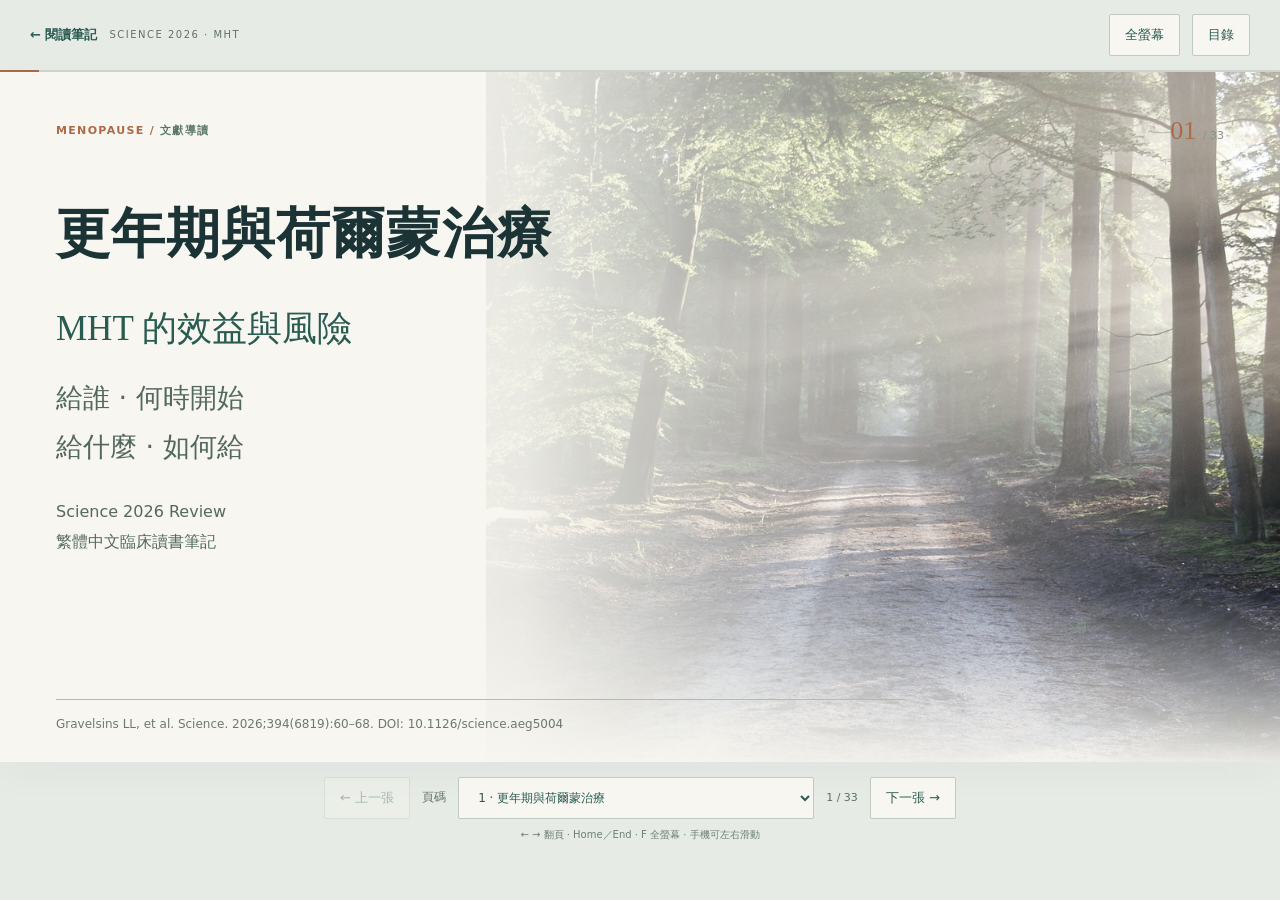
<file: articles/menopause-mht-2026/slides.html>
<!doctype html><html lang="zh-Hant"><head><meta charset="utf-8"><meta name="viewport" content="width=device-width,initial-scale=1"><title>更年期與 MHT｜幻燈片</title><meta name="description" content="Science 2026 更年期與 MHT 繁體中文幻燈片，保留原始圖表。"><link rel="stylesheet" href="slides.css?v=editorial-20261011"></head><body><header><a href="index.html">← 閱讀筆記</a><span>Science 2026 · MHT</span><button id="fullscreen" type="button">全螢幕</button><button id="overview" type="button" aria-expanded="false" aria-controls="slide-list">目錄</button></header><nav id="slide-list" aria-label="幻燈片目錄" hidden></nav><div class="slide-progress" aria-hidden="true"><span></span></div><main id="stage" aria-label="幻燈片內容"></main><footer><button id="prev" type="button" aria-label="上一張">← 上一張</button><label for="jump">頁碼</label><select id="jump" aria-label="跳至幻燈片"></select><span id="counter" aria-live="polite"></span><button id="next" type="button" aria-label="下一張">下一張 →</button></footer><p class="hint">← → 翻頁 · Home／End · F 全螢幕 · 手機可左右滑動</p><dialog id="image-zoom" aria-label="放大原圖"><button id="close-zoom" type="button">關閉 ×</button><div class="zoom-scroll"><img alt="原圖放大檢視"></div></dialog><script src="slides-data.js?v=editorial-20261011"></script><script src="slides.js?v=editorial-20261011"></script></body></html>
</file>
<file: styles.css>
:root {
  color-scheme: light;
  --text: #1f1e24;
  --muted: #626168;
  --subtle: #89888d;
  --border: #dcdcde;
  --border-strong: #bfbfc3;
  --background: #ffffff;
  --panel: #f7f7f8;
  --panel-strong: #f1f1f4;
  --purple: #7759c2;
  --purple-dark: #5b3e99;
  --orange: #c95d2e;
  --orange-soft: #fdf1ec;
  --blue: #1f75cb;
  --green: #108548;
  --red: #dd2b0e;
  --shadow: 0 1px 2px rgba(31, 30, 36, 0.08);
  --focus: 0 0 0 3px rgba(119, 89, 194, 0.28);
}

* {
  box-sizing: border-box;
}

html {
  scroll-behavior: smooth;
}

body {
  margin: 0;
  font-family:
    Inter, ui-sans-serif, system-ui, -apple-system, BlinkMacSystemFont, "Segoe UI",
    "Noto Sans TC", sans-serif;
  color: var(--text);
  background: var(--background);
  line-height: 1.5;
}

a {
  color: inherit;
}

button,
input {
  font: inherit;
}

button:focus-visible,
a:focus-visible,
input:focus-visible {
  outline: none;
  box-shadow: var(--focus);
}

.site-header {
  border-bottom: 1px solid var(--border);
  background:
    linear-gradient(180deg, rgba(247, 247, 248, 0.94), rgba(255, 255, 255, 1)),
    var(--background);
}

.nav {
  width: min(1200px, calc(100% - 32px));
  min-height: 56px;
  margin: 0 auto;
  display: flex;
  align-items: center;
  justify-content: space-between;
  gap: 24px;
}

.brand {
  display: inline-flex;
  align-items: center;
  gap: 10px;
  color: var(--text);
  font-weight: 700;
  text-decoration: none;
}

.brand::before {
  width: 18px;
  height: 18px;
  border-radius: 4px;
  background:
    linear-gradient(135deg, var(--orange) 0 48%, transparent 49%),
    linear-gradient(315deg, var(--purple) 0 50%, #fca326 51%);
  content: "";
}

.nav-actions {
  display: flex;
  gap: 4px;
  color: var(--muted);
  font-size: 0.9rem;
}

.nav-actions a {
  min-height: 32px;
  display: inline-flex;
  align-items: center;
  padding: 0 10px;
  border-radius: 4px;
  text-decoration: none;
}

.nav-actions a:hover {
  background: var(--panel-strong);
  color: var(--text);
}

.hero {
  width: min(1200px, calc(100% - 32px));
  margin: 0 auto;
  padding: 46px 0 38px;
  display: grid;
  grid-template-columns: minmax(0, 1.35fr) minmax(320px, 0.65fr);
  gap: 32px;
  align-items: start;
}

.eyebrow {
  margin: 0 0 8px;
  color: var(--purple-dark);
  font-size: 0.77rem;
  font-weight: 700;
  letter-spacing: 0;
  text-transform: uppercase;
}

h1,
h2,
p {
  margin-top: 0;
}

h1 {
  max-width: 780px;
  margin-bottom: 14px;
  font-size: clamp(2.25rem, 5vw, 4.25rem);
  line-height: 1.04;
  letter-spacing: 0;
}

h2 {
  margin-bottom: 0;
  font-size: clamp(1.45rem, 2.4vw, 2rem);
  line-height: 1.2;
}

.lede {
  max-width: 760px;
  margin-bottom: 22px;
  color: var(--muted);
  font-size: clamp(1rem, 1.7vw, 1.13rem);
}

.hero-metrics {
  display: flex;
  flex-wrap: wrap;
  gap: 8px;
}

.hero-metrics span {
  min-height: 32px;
  display: inline-flex;
  align-items: center;
  gap: 6px;
  padding: 4px 10px;
  border: 1px solid var(--border);
  border-radius: 999px;
  background: var(--background);
  color: var(--muted);
  font-size: 0.9rem;
}

.hero-metrics strong {
  color: var(--text);
}

.search-panel {
  padding: 16px;
  border: 1px solid var(--border);
  border-radius: 4px;
  background: var(--background);
  box-shadow: var(--shadow);
}

.search-panel label {
  display: block;
  margin-bottom: 8px;
  color: var(--text);
  font-size: 0.9rem;
  font-weight: 700;
}

.search-row {
  display: grid;
  grid-template-columns: 1fr auto;
  gap: 8px;
}

input[type="search"] {
  width: 100%;
  min-width: 0;
  height: 36px;
  padding: 0 10px;
  border: 1px solid var(--border-strong);
  border-radius: 4px;
  background: var(--background);
  color: var(--text);
}

button {
  border: 0;
  cursor: pointer;
}

.search-row button,
.link,
.local-link {
  min-height: 36px;
  display: inline-flex;
  align-items: center;
  justify-content: center;
  padding: 0 12px;
  border-radius: 4px;
  text-decoration: none;
  font-size: 0.9rem;
  font-weight: 700;
}

.search-row button {
  border: 1px solid var(--border-strong);
  background: var(--background);
  color: var(--text);
}

.search-row button:hover {
  background: var(--panel-strong);
}

#resultSummary {
  min-height: 22px;
  margin: 12px 0 0;
  color: var(--muted);
  font-size: 0.9rem;
}

.toolbar {
  position: sticky;
  top: 0;
  z-index: 3;
  border-bottom: 1px solid var(--border);
  background: rgba(255, 255, 255, 0.94);
  backdrop-filter: blur(12px);
}

.toolbar-inner {
  width: min(1200px, calc(100% - 32px));
  margin: 0 auto;
  padding: 10px 0;
  display: flex;
  gap: 6px;
  overflow-x: auto;
}

.filter {
  flex: 0 0 auto;
  min-height: 32px;
  padding: 0 10px;
  border: 1px solid transparent;
  border-radius: 4px;
  background: transparent;
  color: var(--muted);
  font-size: 0.9rem;
  font-weight: 700;
}

.filter:hover {
  border-color: var(--border);
  background: var(--panel);
  color: var(--text);
}

.filter.active {
  border-color: #cbbbf2;
  background: #f2effb;
  color: var(--purple-dark);
}

.library {
  width: min(1200px, calc(100% - 32px));
  margin: 0 auto;
}

.library {
  padding: 38px 0 48px;
}

.section-heading {
  display: flex;
  align-items: end;
  justify-content: space-between;
  gap: 20px;
  margin-bottom: 16px;
}

.cards {
  display: grid;
  grid-template-columns: repeat(3, minmax(0, 1fr));
  gap: 12px;
}

.card {
  min-height: 300px;
  display: flex;
  flex-direction: column;
  padding: 16px;
  border: 1px solid var(--border);
  border-radius: 4px;
  background: var(--background);
  box-shadow: var(--shadow);
}

.card:hover {
  border-color: var(--border-strong);
}

.card[data-accent] {
  border-top-width: 3px;
}

.card[data-accent="sage"] {
  border-top-color: var(--green);
}

.card[data-accent="teal"] {
  border-top-color: #0090b1;
}

.card[data-accent="cranberry"] {
  border-top-color: #a989f5;
}

.card[data-accent="gold"] {
  border-top-color: #fca326;
}

.card[data-accent="blue"] {
  border-top-color: var(--blue);
}

.card-header {
  display: grid;
  grid-template-columns: 1fr auto;
  align-items: start;
  gap: 12px;
  margin-bottom: 12px;
}

.card h3 {
  margin: 0;
  font-size: 1.05rem;
  line-height: 1.32;
}

.status {
  max-width: 120px;
  padding: 2px 7px;
  border: 1px solid #cbbbf2;
  border-radius: 999px;
  background: #f2effb;
  color: var(--purple-dark);
  font-size: 0.76rem;
  font-weight: 700;
  line-height: 1.45;
  text-align: center;
}

.card p {
  color: var(--muted);
  font-size: 0.94rem;
}

.card p.card-note {
  margin-top: -6px;
  font-size: 0.85rem;
  color: var(--muted);
  opacity: 0.85;
}

.tags {
  display: flex;
  flex-wrap: wrap;
  gap: 6px;
  margin: auto 0 16px;
}

.tag {
  padding: 2px 7px;
  border: 1px solid var(--border);
  border-radius: 999px;
  background: var(--panel);
  color: #45424d;
  font-size: 0.78rem;
  font-weight: 650;
}

.tag-private {
  border-color: #f5c4b6;
  background: var(--orange-soft);
  color: #8f3318;
}

.links {
  display: grid;
  grid-template-columns: 1fr 1fr;
  gap: 8px;
}

.public-links {
  grid-template-columns: 1fr;
}

.link {
  border: 1px solid var(--purple-dark);
  background: var(--purple-dark);
  color: white;
}

.link:hover {
  border-color: #452981;
  background: #452981;
}

.local-link {
  border: 1px solid var(--border-strong);
  background: var(--background);
  color: var(--text);
}

.local-link:hover {
  background: var(--panel);
}

.private-link {
  border-color: #f5c4b6;
  background: var(--orange-soft);
  color: #8f3318;
}

.private-link:hover {
  background: var(--orange-soft);
}

.private-note {
  margin-top: 2px;
  padding: 10px 12px;
  display: grid;
  gap: 3px;
  border: 1px solid #f5c4b6;
  border-left: 3px solid var(--orange);
  border-radius: 4px;
  background: var(--orange-soft);
  color: #6f2a13;
  font-size: 0.88rem;
}

.private-note strong {
  color: #5f230f;
}

.private-note span {
  color: #7d412c;
}

.private-note a {
  width: fit-content;
  margin-top: 4px;
  color: var(--purple-dark);
  font-weight: 700;
  text-decoration: none;
}

.private-note a:hover {
  text-decoration: underline;
}

.local-private-note {
  background: #fff7ed;
}

.device-private-note {
  border-color: #bfe3d4;
  border-left-color: var(--teal, #2f8f7f);
  background: #f0faf6;
  color: #1f4d43;
}

.device-private-note strong {
  color: #1a463d;
}

.device-private-note span {
  color: #2f6357;
}

.device-link-actions {
  display: flex;
  gap: 10px;
  margin-top: 4px;
}

.link-manage {
  margin-top: 4px;
  padding: 0;
  border: none;
  background: none;
  color: var(--purple-dark);
  font: inherit;
  font-size: 0.82rem;
  font-weight: 700;
  text-decoration: underline;
  cursor: pointer;
}

.link-manage:hover {
  opacity: 0.75;
}

[aria-disabled="true"] {
  cursor: default;
}

code {
  padding: 2px 5px;
  border-radius: 4px;
  background: #ececef;
  color: var(--text);
}

footer {
  padding: 22px 16px 34px;
  border-top: 1px solid var(--border);
  color: var(--muted);
  text-align: center;
  font-size: 0.9rem;
}

footer p {
  margin: 0;
}

.empty {
  grid-column: 1 / -1;
  padding: 24px;
  border: 1px dashed var(--border-strong);
  border-radius: 4px;
  color: var(--muted);
  background: var(--panel);
}

@media (max-width: 900px) {
  .hero {
    grid-template-columns: 1fr;
  }

  .hero {
    padding-top: 34px;
  }

  .cards {
    grid-template-columns: repeat(2, minmax(0, 1fr));
  }
}

@media (max-width: 640px) {
  .nav {
    min-height: auto;
    align-items: flex-start;
    padding: 14px 0;
    flex-direction: column;
  }

  .hero {
    width: min(100% - 24px, 1200px);
    padding: 28px 0 32px;
    gap: 22px;
  }

  h1 {
    font-size: clamp(2.15rem, 12vw, 3.25rem);
  }

  .search-row,
  .links {
    grid-template-columns: 1fr;
  }

  .library,
  .toolbar-inner {
    width: min(100% - 24px, 1200px);
  }

  .cards {
    grid-template-columns: 1fr;
  }

  .card {
    min-height: 0;
  }
}
</file>
<file: articles/menopause-mht-2026/article.css>
:root{--ink:#1b3335;--muted:#596868;--paper:#f7f6f0;--line:#d8ddd7;--accent:#ac6a47;--purple:#235b56;--purple-dark:#204f4b;--border:var(--line);--focus:0 0 0 3px #8cbcb280}html{scroll-behavior:smooth}body{background:var(--paper);color:var(--ink);line-height:1.85;font-size:17px}h1,h2,h3{color:var(--ink)}a{color:var(--purple-dark);text-underline-offset:4px}a:focus-visible,button:focus-visible,select:focus-visible{outline:3px solid #ad714e;outline-offset:4px}.site-header{background:var(--paper);border-bottom:0}.nav{max-width:1320px;min-height:76px;width:calc(100% - 64px);border-bottom:1px solid var(--line)}.nav .brand{font-size:14px;letter-spacing:.02em}.nav-actions a{font-size:13px}.reading-progress{position:fixed;left:0;right:0;top:0;height:3px;z-index:20;background:transparent}.reading-progress span{display:block;width:0;height:100%;background:var(--accent)}.hero-editorial{position:relative;isolation:isolate;overflow:hidden;min-height:690px;max-width:1440px;margin:auto;padding:72px max(48px,6vw) 52px}.hero-image{position:absolute;inset:0 0 0 36%;z-index:-2;background:url('assets/avenue-pixabay.jpg') center 48%/cover no-repeat;filter:saturate(.65)}.hero-editorial:after{content:'';position:absolute;inset:0;z-index:-1;background:linear-gradient(90deg,var(--paper) 0%,var(--paper) 28%,#f7f6f0ed 40%,#f7f6f073 60%,#f7f6f008 100%),linear-gradient(0deg,var(--paper),transparent 18%)}.article-hero{max-width:730px;position:relative}.eyebrow{font-size:11px;font-weight:700;letter-spacing:.16em;color:#476862;margin:0 0 22px}.hero-word{font-family:Georgia,serif;font-size:clamp(36px,5.4vw,78px);letter-spacing:.06em;color:#31555052;line-height:1;margin:0 0 26px}.article-hero h1{font-family:"Songti TC","Noto Serif TC",serif;font-weight:600;font-size:clamp(50px,6vw,84px);line-height:1.22;letter-spacing:.015em;margin:0 0 26px;max-width:none}.hero-deck{font-size:20px;line-height:1.8;color:#3c5553;margin:0 0 30px}.hero-links{display:flex;align-items:center;gap:28px;flex-wrap:wrap}.hero-primary{background:var(--ink);color:white;text-decoration:none;padding:13px 23px;min-height:48px;display:flex;align-items:center;gap:32px;font-size:14px}.hero-secondary{font-size:14px;text-decoration:none;border-bottom:1px solid #637873;padding:8px 0}.hero-secondary span{margin-left:18px}.hero-meta{font-size:11px;letter-spacing:.08em;margin-top:36px;color:#586d68}.hero-meta span{padding:0 12px}.photo-credit{position:absolute;right:40px;bottom:30px;color:#425c51;font-size:9px;letter-spacing:.08em;margin:0}.photo-credit a{color:inherit}.reading-layout{width:min(1240px,calc(100% - 80px));margin:auto;display:grid;grid-template-columns:180px minmax(0,1fr);gap:72px;padding:64px 0 90px}aside nav{position:sticky;top:32px}aside .eyebrow{font-size:10px;color:#69766f;margin-bottom:20px}aside a{display:block;text-decoration:none;padding:9px 0 9px 14px;border-left:1px solid var(--line);font-size:13px;color:#61736e}aside a:hover,aside a.active{border-left:3px solid var(--accent);padding-left:12px;color:var(--ink);font-weight:700}main{min-width:0}main section{scroll-margin-top:36px;padding-bottom:62px;margin-bottom:62px;border-bottom:1px solid var(--line)}main section:last-child{margin-bottom:0}.chapter-heading{display:flex;align-items:baseline;gap:22px;margin-bottom:28px}.chapter-number{font-family:Georgia,serif;color:var(--accent);font-size:25px}.chapter-heading h2{font-family:"Songti TC","Noto Serif TC",serif;font-size:clamp(26px,2.6vw,36px);font-weight:600;line-height:1.45;letter-spacing:.02em;margin:0}h3{font-size:18px;line-height:1.5;margin:0 0 14px}p{margin:0 0 20px}main section>p{max-width:76ch}.quick-read{display:grid;grid-template-columns:.85fr 1.3fr;gap:48px}.quick-heading h2{font-family:"Songti TC",serif;font-size:33px;font-weight:600;line-height:1.4;margin-bottom:16px}.quick-heading .eyebrow{font-size:10px;margin-bottom:16px}.quick-heading>p:last-child{color:var(--muted);font-size:14px}.quick-points>a{display:flex;gap:18px;padding:0 0 20px;margin:0 0 20px;border-bottom:1px solid var(--line);text-decoration:none;align-items:baseline}.quick-points>a:last-child{border:0;margin-bottom:0;padding-bottom:0}.quick-number{font-family:Georgia,serif;color:var(--accent);font-size:19px}.quick-points h3{font-size:16px;margin-bottom:7px}.quick-points p{font-size:14px;color:var(--muted);line-height:1.7;margin:0}.quick-arrow{margin-left:auto}.key{font-family:"Songti TC",serif;font-size:25px;font-weight:600;line-height:1.7;padding:24px 0 24px 26px;border-left:3px solid var(--accent);margin:24px 0 30px;color:var(--ink);background:none}.badge{font-size:11px;letter-spacing:.02em;display:inline-block;padding:3px 8px;background:#e6ece5;color:#325c51;border-radius:2px;font-weight:600}.practice{background:#e9ede8}.research{background:#f0e7dd;color:#8d573a}.callout{margin:28px 0;padding:24px 28px;background:#ecefe8;border:0;border-left:2px solid #78968b;font-size:16px}.dose-grid{display:grid;grid-template-columns:repeat(3,minmax(0,1fr));gap:0;background:#fffefa;border-top:2px solid var(--ink);margin:32px 0}.dose{padding:26px 22px;border:0;border-right:1px solid var(--line)}.dose:last-child{border-right:0}.dose h3{font-size:14px;color:#6c766b;margin-bottom:24px}.dose p{font-size:14px;line-height:1.85}.dose .dose-main{font-size:17px;line-height:1.8;color:#244e46}.dose-main strong{font-family:Georgia,serif;font-size:25px;font-weight:600}.table-wrap{overflow:auto;margin:30px 0;background:#fffefa;border-top:2px solid var(--ink)}table{border-collapse:collapse;width:100%;min-width:720px;font-size:14px;line-height:1.85}th,td{padding:20px 18px;border-bottom:1px solid var(--line);text-align:left;vertical-align:top}thead{background:#e9eee7}tbody th{width:20%;font-size:14px}.source-note,small{font-size:12px;color:#63716b;line-height:1.9}.flow{padding:0;list-style:none;counter-reset:step}.flow li{counter-increment:step;border-left:1px solid #b4c4b8;margin-left:18px;padding:0 0 32px 36px;position:relative}.flow li:last-child{padding-bottom:0}.flow li:before{content:counter(step,decimal-leading-zero);position:absolute;left:-18px;top:0;background:var(--paper);color:var(--accent);font-family:Georgia,serif;font-size:21px;width:36px;text-align:center;line-height:32px}.flow h3{font-size:18px;padding-top:3px}.flow p{font-size:16px;color:#445953;margin:0}.point-grid,.evidence-grid{display:grid;grid-template-columns:repeat(2,minmax(0,1fr));gap:0 36px}.point-grid article,.evidence-grid article{padding:24px 0;border:0;border-top:1px solid var(--line);background:none}.point-number{color:var(--accent);font-family:Georgia,serif;font-size:28px;display:block;margin-bottom:12px}.point-grid h3{font-size:18px}.point-grid p,.evidence-grid p{font-size:15px;line-height:1.85;color:#445953}.evidence-grid article:last-child{grid-column:1/-1}.original-figure{margin:36px 0 50px;background:#fffefa;border:0;padding:28px;box-shadow:0 8px 35px #1d332108}.original-figure h3{font-size:18px;margin-bottom:26px}.original-figure>a:has(img){display:block;text-align:center}.original-figure img{height:auto;max-height:850px;width:auto;max-width:100%;display:inline-block;object-fit:contain}.original-figure figcaption{margin-top:24px;border-top:1px solid var(--line);padding-top:20px}.original-figure figcaption>p{font-size:14px}.original-figure .source-note{font-size:11px}.enlarge{display:inline-block;text-decoration:none;font-size:12px;border-bottom:1px solid #8b9e91;padding:8px 0;margin:0 18px 0 0;font-weight:600}.references{padding-left:22px;font-size:14px}.references li{padding-left:8px;margin-bottom:24px;overflow-wrap:anywhere}footer{background:#e9ede5;border-top:0;padding:30px;font-size:12px}.skip{position:absolute;top:-100px;left:16px;background:white;padding:12px;z-index:30}.skip:focus{top:10px}.mobile-reading-nav{display:none}
@media(max-width:1050px){.reading-layout{grid-template-columns:145px 1fr;gap:40px;width:calc(100% - 48px)}.quick-read{grid-template-columns:1fr}.hero-editorial{padding:55px 40px;min-height:650px}.hero-image{left:24%}.hero-editorial:after{background:linear-gradient(90deg,var(--paper),#f7f6f0f5 30%,#f7f6f066 85%),linear-gradient(0deg,var(--paper),transparent 25%)}.dose-grid{grid-template-columns:1fr}.dose{border-right:0;border-bottom:1px solid var(--line);padding:24px}.dose:last-child{border-bottom:0}.dose h3{margin-bottom:12px}}
@media(max-width:760px){body{font-size:16px}.nav{width:calc(100% - 36px);min-height:66px;flex-direction:row;align-items:center;gap:8px;padding:0}.nav-actions a{font-size:11px;padding:0 6px}.nav .brand{font-size:12px}.nav .brand:before{width:14px;height:14px}.hero-editorial{padding:44px 24px 50px;min-height:590px}.hero-image{inset:0;opacity:.6}.hero-editorial:after{background:linear-gradient(90deg,#f7f6f0f5,#f7f6f0b0 60%,#f7f6f070),linear-gradient(0deg,var(--paper),transparent 35%)}.hero-word{font-size:40px}.article-hero h1{font-size:60px}.hero-deck{font-size:17px}.eyebrow{font-size:9px}.hero-links{gap:20px}.hero-meta{font-size:10px}.photo-credit{right:24px;bottom:12px;font-size:8px}.reading-layout{display:block;width:calc(100% - 40px);padding:40px 0 60px}aside{display:none}.mobile-reading-nav{position:sticky;top:3px;z-index:10;display:flex;align-items:center;gap:12px;padding:12px 20px;border-bottom:1px solid var(--line);background:#f7f6f0f2;backdrop-filter:blur(10px);font-size:12px}.mobile-reading-nav label{color:#64746a}.mobile-reading-nav select{border:0;background:transparent;color:var(--ink);font:inherit;max-width:150px;min-height:30px}.mobile-reading-nav a{margin-left:auto;text-decoration:none;white-space:nowrap}main section{padding-bottom:42px;margin-bottom:42px;scroll-margin-top:76px}.quick-read{gap:22px}.quick-heading h2{font-size:29px}.quick-points h3{font-size:16px}.chapter-heading{gap:16px;margin-bottom:24px}.chapter-heading h2{font-size:27px}.chapter-number{font-size:21px}.key{font-size:21px;padding:16px 0 16px 20px}.callout{padding:20px;font-size:15px}.point-grid,.evidence-grid{grid-template-columns:1fr}.point-grid article{display:grid;grid-template-columns:40px 1fr;gap:0 14px}.point-number{grid-row:1/4;font-size:26px}.point-grid h3{font-size:17px;margin:0 0 10px}.point-grid p{margin-bottom:12px}.point-grid small{grid-column:2}.original-figure{padding:20px 14px;margin:26px 0 36px}.original-figure h3{font-size:16px}.original-figure img{max-height:600px}.enlarge{font-size:12px}.flow p{font-size:15px}.flow h3{font-size:17px}.references{font-size:13px}.hero-primary{font-size:13px}.hero-secondary{font-size:13px}}
@media(max-width:380px){.nav-actions a:first-child{display:none}.article-hero h1{font-size:54px}.hero-word{font-size:35px}.hero-links{gap:14px}}
@media print{.hero-image,.photo-credit,.mobile-reading-nav,aside,.reading-progress,.skip,.nav-actions,.hero-links{display:none}.hero-editorial{min-height:0;padding:0}.hero-editorial:after{display:none}.article-hero h1{font-size:40px}.hero-word{font-size:24px}.reading-layout{display:block;width:100%;padding:20px 0}.quick-read{display:block}main section{break-inside:auto;margin-bottom:20px;padding-bottom:20px}.dose-grid,.point-grid{display:block}.original-figure{box-shadow:none;break-inside:avoid}.original-figure img{max-height:600px}body{font-size:11pt}footer{background:none}}
@media(prefers-reduced-motion:reduce){html{scroll-behavior:auto}}
</file>
<file: articles/menopause-mht-2026/slides.css>
:root{--ink:#1b3335;--muted:#62716d;--paper:#f7f6f0;--accent:#ac6a47;--green:#295b51;--line:#d6ddd5}*{box-sizing:border-box}html{color-scheme:light}body{margin:0;color:var(--ink);background:#e7ebe5;font-family:system-ui,-apple-system,"Noto Sans TC",sans-serif;line-height:1.6}a{color:var(--green);text-underline-offset:4px}header,footer{max-width:1440px;margin:auto;display:flex;align-items:center;gap:12px;padding:14px 30px}header>a{font-size:13px;font-weight:600;text-decoration:none}header>span{margin-right:auto;font-size:10px;color:var(--muted);letter-spacing:.15em;text-transform:uppercase}button,select{font:inherit;min-height:42px;padding:8px 15px;background:#f7f6f0;border:1px solid #bfcbc2;border-radius:2px;color:var(--green);cursor:pointer;font-size:13px}button:hover{background:#dfe7de}button:disabled{opacity:.35;cursor:default}button:focus-visible,a:focus-visible,select:focus-visible{outline:3px solid var(--accent);outline-offset:3px}.slide-progress{height:2px;background:#ccd6cc;max-width:1360px;margin:auto}.slide-progress span{display:block;height:100%;width:0;background:var(--accent);transition:width .2s}#stage{max-width:1360px;margin:0 auto;background:var(--paper);box-shadow:0 12px 35px #1b333509}.slide{position:relative;isolation:isolate;min-height:690px;padding:38px 56px 28px;display:flex;flex-direction:column;overflow:hidden}.slide-heading{display:flex;justify-content:space-between;align-items:center;gap:24px;margin-bottom:20px}.label{font-size:11px;letter-spacing:.12em;color:#5b786b;font-weight:600;margin:0}.slide-index{font-family:Georgia,serif;font-size:26px;color:var(--accent);white-space:nowrap}.slide-index em{font:11px system-ui;color:#88938a;font-style:normal}h1{font-family:"Songti TC","Noto Serif TC",serif;font-weight:600;font-size:clamp(29px,3vw,42px);line-height:1.35;margin:0 0 30px;letter-spacing:.02em;max-width:1050px}.body{font-size:clamp(21px,1.85vw,26px);line-height:1.85;padding-bottom:28px;max-width:1040px}.body p{margin:0 0 20px}.body ul,.body ol{margin:0;padding-left:1.2em}.body li{padding-left:6px;margin-bottom:18px}.body li::marker{color:var(--accent)}.big{font-family:"Songti TC",serif;font-size:clamp(31px,3.2vw,46px);color:var(--green);line-height:1.65}.takeaway{border-left:2px solid var(--accent);padding-left:22px;margin-top:26px!important;font-size:.86em;color:var(--green);font-weight:600}.fine{font-size:15px;color:var(--muted);line-height:1.8}.source{font-size:12px;color:#6c7972;line-height:1.7;margin:0;padding-top:14px;border-top:1px solid var(--line);margin-top:auto;position:relative}.source a{color:inherit}dt{color:var(--green);font-weight:700}dd{margin:0 0 18px}.refs{font-size:21px;line-height:1.7}.cover,.closing{background:var(--paper);min-height:690px}.cover .slide-heading,.closing .slide-heading,.cover h1,.closing h1{position:relative;z-index:2}.cover h1{font-size:clamp(38px,4.2vw,60px);max-width:660px;margin-top:26px;margin-bottom:30px}.cover .label:before{content:'MENOPAUSE / ';color:var(--accent)}.photo-layout{display:block;flex:1;position:static}.cover-photo{position:absolute;right:0;top:0;width:62%;height:100%;object-fit:cover;object-position:center;z-index:-2;filter:saturate(.65)}.photo-layout:after{content:'';position:absolute;inset:0;z-index:-1;background:linear-gradient(90deg,var(--paper) 0%,var(--paper) 29%,#f7f6f0ed 41%,#f7f6f060 73%,#f7f6f010 100%),linear-gradient(0deg,#f7f6f0ee,transparent 25%)}.photo-layout .body{max-width:620px;position:relative}.cover .big{font-size:35px;margin-bottom:16px}.cover-questions{font-size:27px;line-height:1.8;color:#53695f}.cover .body>p:last-child{font-size:16px;color:#53695f;margin-top:26px}.cover .source,.closing .source{max-width:850px;border-color:#afbeb0}.closing .photo-layout:after{background:linear-gradient(90deg,var(--paper) 0%,#f7f6f0f5 44%,#f7f6f080 83%),linear-gradient(0deg,var(--paper),transparent 30%)}.closing .body{max-width:780px}.closing .big{font-size:33px}.closing .body ul{font-size:22px}.complete h1{margin-bottom:16px}.complete .slide-heading{margin-bottom:10px}.complete-figure{flex:1;display:flex;flex-direction:column;align-items:center;justify-content:center;background:#fff;position:relative;padding:12px 20px;margin-bottom:14px}.image-button{display:block;padding:0;border:0;background:transparent;border-radius:0;cursor:zoom-in;max-width:100%}.image-button:hover{background:transparent}.complete-figure img{display:block;height:500px;max-width:100%;object-fit:contain}.complete-caption{font-size:11px;color:var(--muted);margin:10px 0 0}.detail-layout{display:grid;grid-template-columns:minmax(0,1.2fr) minmax(0,1fr);gap:40px;align-items:start;flex:1;padding-bottom:20px}.detail-visual{min-width:0}.detail-visual>.image-button{width:100%;background:#fff;padding:16px}.detail-visual>.image-button img{display:block;width:100%;height:365px;object-fit:contain;object-position:center}.detail-layout .body{font-size:21px;line-height:1.85;padding:0}.detail-layout .body li{margin-bottom:13px}.detail-layout .fine{font-size:13px}.detail-layout .takeaway{font-size:18px;margin-top:22px!important}.locator{display:flex;align-items:center;gap:14px;margin:14px 0 0;color:var(--muted);font-size:10px}.locator-image{position:relative;width:44px;flex:0 0 44px}.locator-image img{width:100%;height:auto;display:block}.region{position:absolute;border:2px solid var(--accent);background:#ac6a4733}.text-button{border:0;background:none;padding:0;font-size:11px;min-height:30px;text-decoration:underline}.text-button:hover{background:none}footer{justify-content:center;padding-top:15px;padding-bottom:8px;font-size:12px}footer label{color:var(--muted)}#jump{max-width:360px;font-size:12px}#counter{font-size:11px;color:#597267;white-space:nowrap}.hint{text-align:center;margin:0 0 12px;font-size:10px;color:#6e7f73}#slide-list{max-width:1360px;margin:auto;padding:24px;background:var(--paper);display:grid;grid-template-columns:repeat(3,1fr);gap:8px}#slide-list[hidden]{display:none}#slide-list button{text-align:left;font-size:12px}#image-zoom{width:94vw;max-width:1500px;height:94dvh;max-height:94dvh;border:0;padding:60px 20px 20px;background:#fff;border-radius:4px}#image-zoom::backdrop{background:#162923e8}#close-zoom{position:absolute;right:16px;top:12px}.zoom-scroll{height:100%;overflow:auto;overscroll-behavior:contain}.zoom-scroll img{display:block;max-width:none;width:auto;min-width:100%;height:auto;margin:auto}body:fullscreen{overflow:auto}body:fullscreen #stage{max-width:1440px}body:fullscreen .slide{min-height:calc(100dvh - 165px)}
@media(min-width:1000px) and (max-height:850px){.slide{min-height:calc(100dvh - 170px);padding:24px 40px}.slide-heading{margin-bottom:12px}h1{font-size:31px;margin-bottom:20px}.body{font-size:22px;line-height:1.75;padding-bottom:20px}.body li{margin-bottom:12px}.complete-figure img{height:calc(100dvh - 345px)}.detail-visual>.image-button img{height:calc(100dvh - 385px)}.detail-layout{gap:30px}.detail-layout .body{font-size:18px}.detail-layout .takeaway{font-size:16px}.locator-image{width:30px;flex-basis:30px}.cover h1{font-size:44px;margin-top:10px}.cover .big{font-size:32px}.cover-questions{font-size:24px}.closing .big{font-size:29px}.closing .body ul{font-size:19px}.source{font-size:11px}.refs{font-size:18px}.slide-index{font-size:22px}}
@media(max-width:900px){.detail-layout{gap:25px}.slide{padding:30px}.body{font-size:22px}.detail-layout .body{font-size:18px}}
@media(max-width:700px){header{padding:10px 16px;gap:8px}header>span{display:none}header>a{margin-right:auto;font-size:12px}header button{font-size:12px;padding:8px 10px}#stage{margin:0 10px}.slide-progress{margin:0 10px}.slide{padding:26px 20px;min-height:calc(100dvh - 175px)}.slide-heading{margin-bottom:22px;align-items:start}.label{font-size:9px;max-width:230px;line-height:1.8}.slide-index{font-size:22px}.slide-index em{font-size:9px}h1{font-size:28px;line-height:1.5;margin-bottom:26px}.body{font-size:20px;line-height:1.85}.big{font-size:29px}.cover-photo{width:100%;opacity:.58}.photo-layout:after{background:linear-gradient(90deg,#f7f6f0fa,#f7f6f0b0),linear-gradient(0deg,var(--paper),transparent 30%)}.cover h1{font-size:40px;margin-top:24px}.cover .big{font-size:28px}.cover-questions{font-size:24px}.cover .body>p:last-child{font-size:14px}.closing .photo-layout:after{background:linear-gradient(90deg,#f7f6f0fa,#f7f6f0cf)}.closing .big{font-size:28px}.closing .body ul{font-size:20px}.source{font-size:10px;margin-top:24px}.complete{min-height:0}.complete-figure{padding:12px 8px}.complete-figure img{height:auto;max-height:62dvh;max-width:100%}.complete-caption{font-size:10px;text-align:center}.detail-layout{grid-template-columns:1fr;gap:24px}.detail-visual>.image-button{padding:12px}.detail-visual>.image-button img{height:auto;max-height:55dvh}.detail-layout .body{font-size:20px}.detail-layout .takeaway{font-size:17px}.detail-layout .fine{font-size:12px}.locator-image{width:36px;flex-basis:36px}.fine{font-size:13px}.refs{font-size:17px}footer{padding:12px 8px 8px;gap:6px;flex-wrap:wrap}footer button{font-size:12px;padding:8px 10px}footer label{display:none}#jump{max-width:135px;font-size:11px}#counter{font-size:10px}.hint{padding:0 12px;font-size:9px}#slide-list{grid-template-columns:1fr;padding:16px;margin:0 10px}.zoom-scroll img{min-width:850px}#image-zoom{padding:60px 10px 10px}.text-button{font-size:11px}}
@media print{header,footer,.hint,#slide-list,.slide-progress,#image-zoom{display:none!important}body{background:white}#stage{box-shadow:none;margin:0;border:0}.slide{break-after:page;min-height:0;padding:24px;overflow:visible}.slide:last-child{break-after:auto}.body{font-size:18px}h1{font-size:29px}.source{margin-top:20px}.cover-photo,.photo-layout:after{display:none}.complete-figure img{height:620px}.detail-layout{grid-template-columns:1fr 1fr;gap:24px}.detail-visual>.image-button img{height:350px}.locator{display:none}.detail-layout .body{font-size:17px}.detail-layout .takeaway{font-size:15px}.refs{font-size:17px}}
@media(prefers-reduced-motion:reduce){.slide-progress span{transition:none}}
</file>
